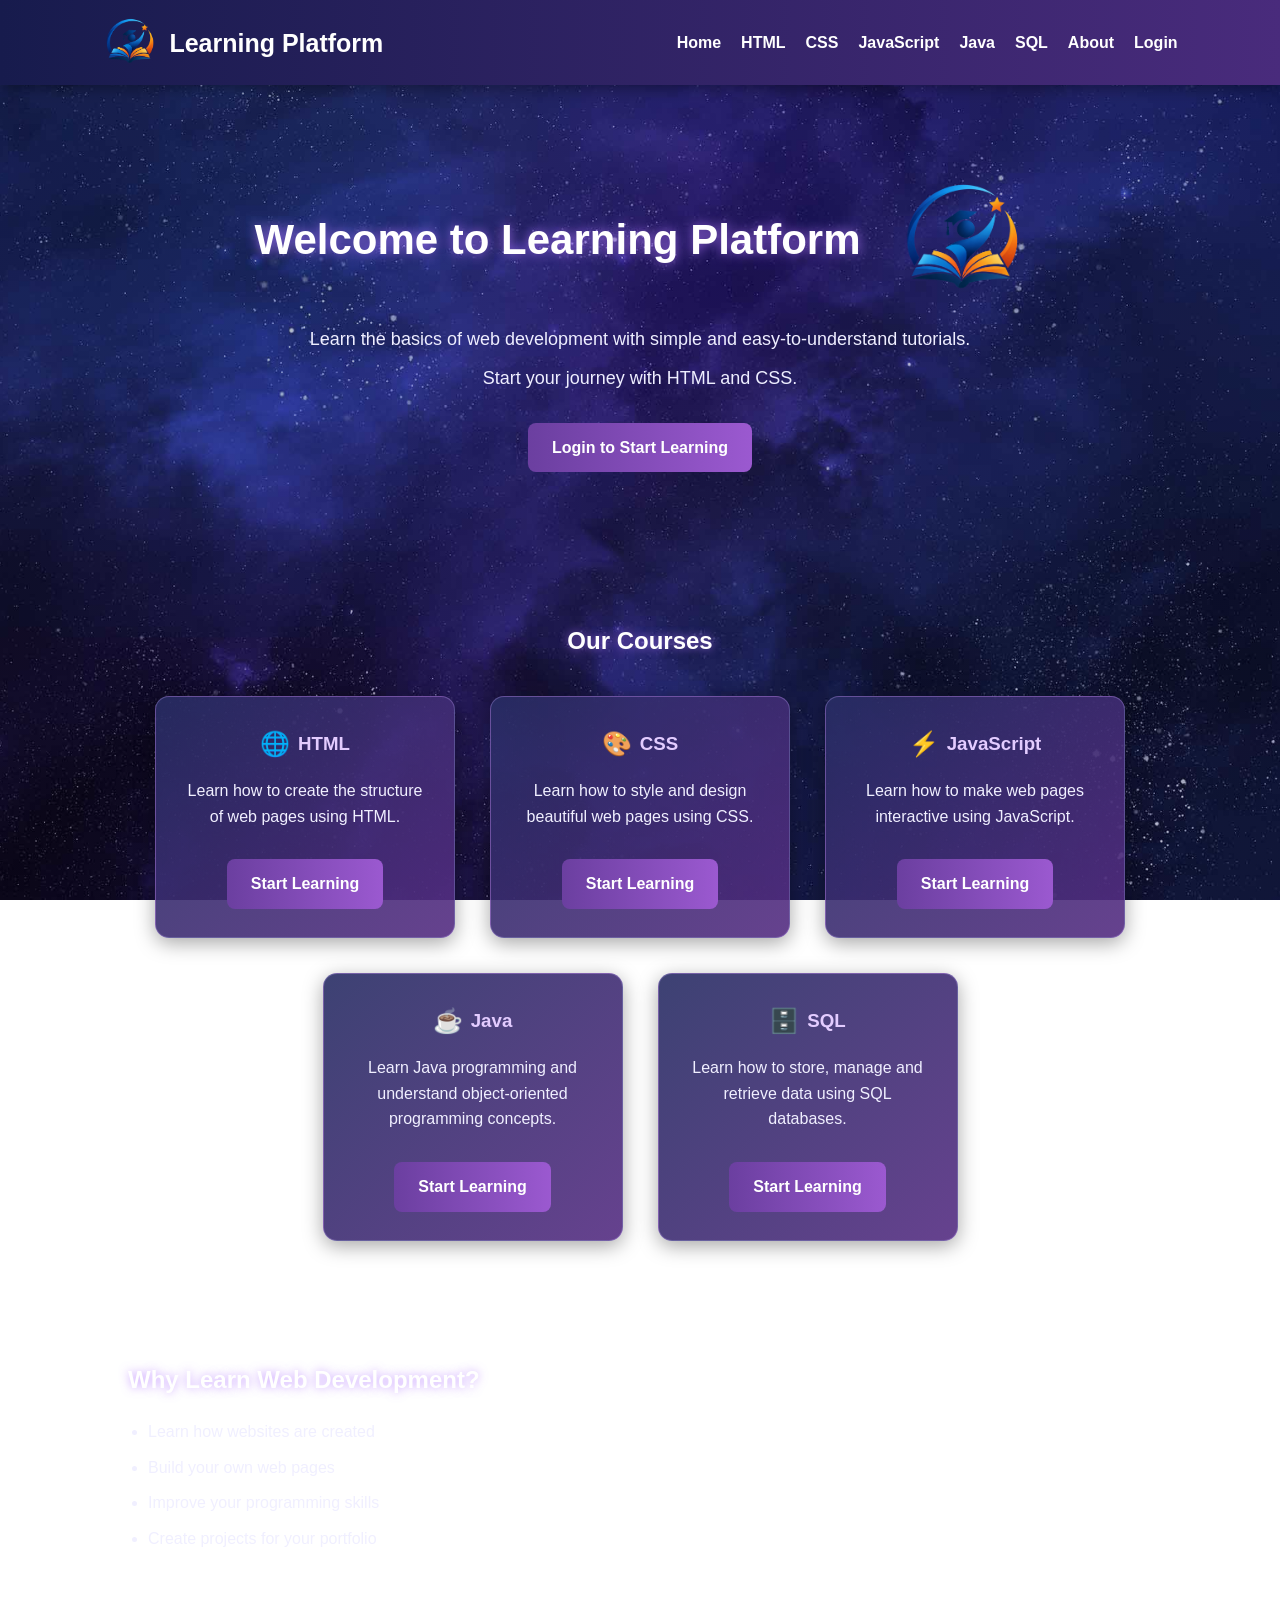
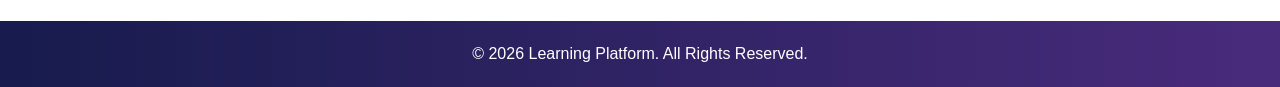
<file: index.html>
<!DOCTYPE html>
<html lang="en">

<head>
    <meta charset="UTF-8">
    <meta name="viewport" content="width=device-width, initial-scale=1.0">

    <title>Learning Platform</title>

    <link rel="icon" href="logo.png">
    <link rel="stylesheet" href="style.css">
</head>

<body class="home-page">

    <header>

        <div class="logo-section">
            <img src="logo.png" alt="Learning Platform Logo">
            <h1>Learning Platform</h1>
        </div>

        <nav>

            <a href="index.html">Home</a>

            <a href="html.html">HTML</a>

            <a href="css.html">CSS</a>

            <a href="javascript.html">JavaScript</a>

            <a href="java.html">Java</a>

            <a href="sql.html">SQL</a>

            <a href="about.html">About</a>

            <a href="login.html">Login</a>

        </nav>

    </header>

    <main>

        <section class="hero">

            <div class="welcome-heading">

                <h2>Welcome to Learning Platform</h2>

                <img src="logo.png" alt="Learning Platform Logo" class="welcome-logo">

            </div>

            <p>
                Learn the basics of web development with simple
                and easy-to-understand tutorials.
            </p>

            <p>
                Start your journey with HTML and CSS.
            </p>

            <a href="login.html" class="button">
                Login to Start Learning
            </a>

        </section>


        <section class="subjects">

            <h2>Our Courses</h2>

            <div class="course-container">

                <!-- HTML Course -->
                <div class="course-card">

                    <h3>
                        <span class="course-icon">🌐</span>
                        HTML
                    </h3>

                    <p>
                        Learn how to create the structure of
                        web pages using HTML.
                    </p>

                    <a href="html.html" class="button">
                        Start Learning
                    </a>

                </div>


                <!-- CSS Course -->
                <div class="course-card">

                    <h3>
                        <span class="course-icon">🎨</span>
                        CSS
                    </h3>

                    <p>
                        Learn how to style and design
                        beautiful web pages using CSS.
                    </p>

                    <a href="css.html" class="button">
                        Start Learning
                    </a>

                </div>


                <!-- JavaScript Course -->
                <div class="course-card">

                    <h3>
                        <span class="course-icon">⚡</span>
                        JavaScript
                    </h3>

                    <p>
                        Learn how to make web pages interactive
                        using JavaScript.
                    </p>

                    <a href="javascript.html" class="button">
                        Start Learning
                    </a>

                </div>


                <!-- Java Course -->
                <div class="course-card">

                    <h3>
                        <span class="course-icon">☕</span>
                        Java
                    </h3>

                    <p>
                        Learn Java programming and understand
                        object-oriented programming concepts.
                    </p>

                    <a href="java.html" class="button">
                        Start Learning
                    </a>

                </div>


                <!-- SQL Course -->
                <div class="course-card">

                    <h3>
                        <span class="course-icon">🗄️</span>
                        SQL
                    </h3>

                    <p>
                        Learn how to store, manage and retrieve
                        data using SQL databases.
                    </p>

                    <a href="sql.html" class="button">
                        Start Learning
                    </a>

                </div>

            </div>

        </section>


        <section class="why-learn">

            <h2>Why Learn Web Development?</h2>

            <ul>
                <li>Learn how websites are created</li>
                <li>Build your own web pages</li>
                <li>Improve your programming skills</li>
                <li>Create projects for your portfolio</li>
            </ul>

        </section>

    </main>


    <footer>
        <p>© 2026 Learning Platform. All Rights Reserved.</p>
    </footer>

</body>

</html>
</file>
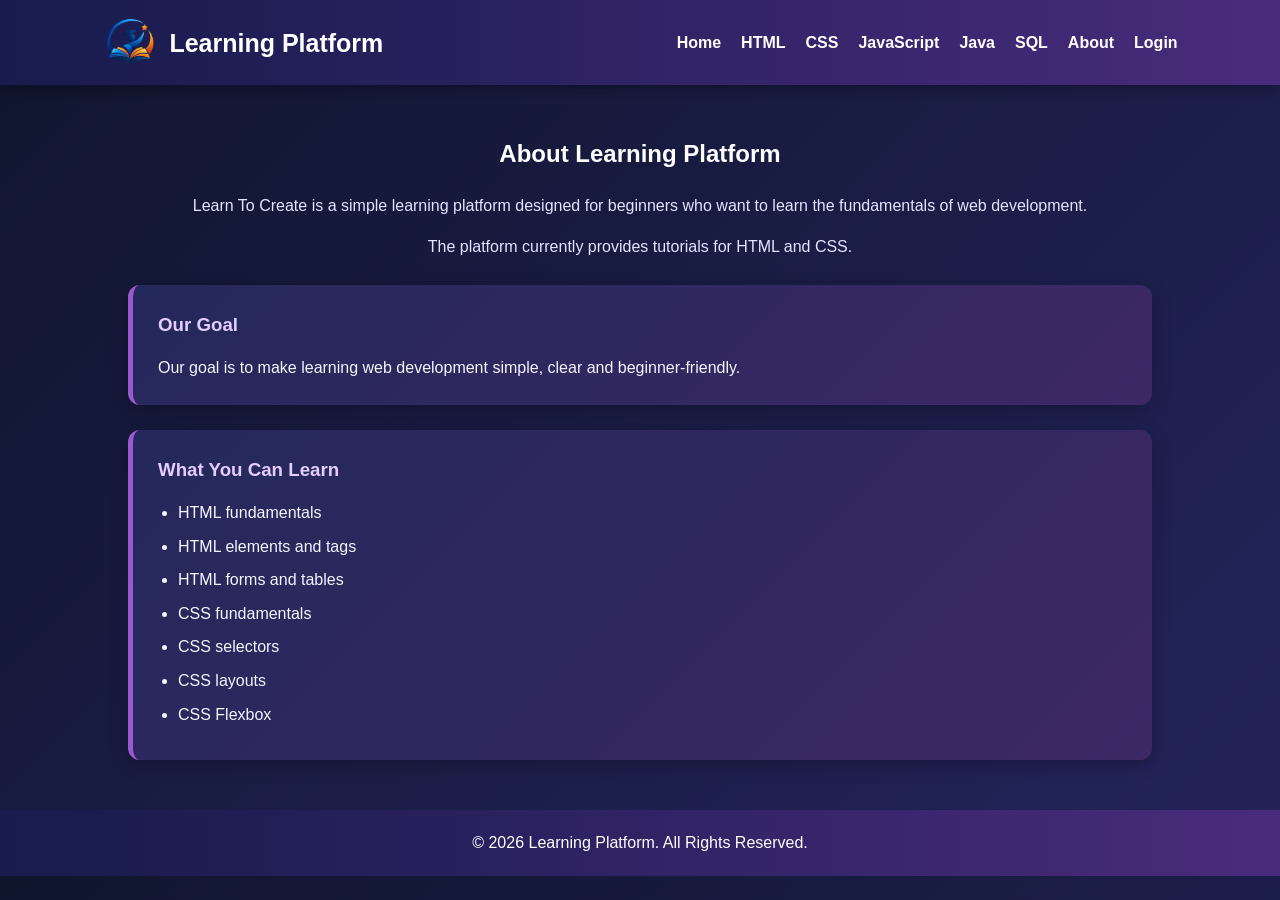
<file: about.html>
<!DOCTYPE html>
<html lang="en">

<head>

    <meta charset="UTF-8">

    <meta name="viewport" content="width=device-width, initial-scale=1.0">

    <title>About - Learning Platform</title>
    <link rel="icon" href="logo.png">
    <link rel="stylesheet" href="style.css">

</head>

<body>

    <header>

        <div class="logo-section">

            <img src="logo.png" alt="Learning Platform Logo">

            <h1>Learning Platform</h1>

        </div>


        <nav>

            <a href="index.html">Home</a>

            <a href="html.html">HTML</a>

            <a href="css.html">CSS</a>

            <a href="javascript.html">JavaScript</a>

            <a href="java.html">Java</a>

            <a href="sql.html">SQL</a>

            <a href="about.html">About</a>

            <a href="login.html">Login</a>

        </nav>
    </header>
    <main class="about-page">

        <h2>About Learning Platform</h2>

        <p>
            Learn To Create is a simple learning platform
            designed for beginners who want to learn
            the fundamentals of web development.
        </p>

        <p>
            The platform currently provides tutorials
            for HTML and CSS.
        </p>


        <section class="about-section">

            <h3>Our Goal</h3>

            <p>
                Our goal is to make learning web development
                simple, clear and beginner-friendly.
            </p>

        </section>


        <section class="about-section">

            <h3>What You Can Learn</h3>

            <ul>

                <li>HTML fundamentals</li>

                <li>HTML elements and tags</li>

                <li>HTML forms and tables</li>

                <li>CSS fundamentals</li>

                <li>CSS selectors</li>

                <li>CSS layouts</li>

                <li>CSS Flexbox</li>

            </ul>

        </section>

    </main>


    <footer>

        <p>© 2026 Learning Platform. All Rights Reserved.</p>

    </footer>

</body>

</html>
</file>
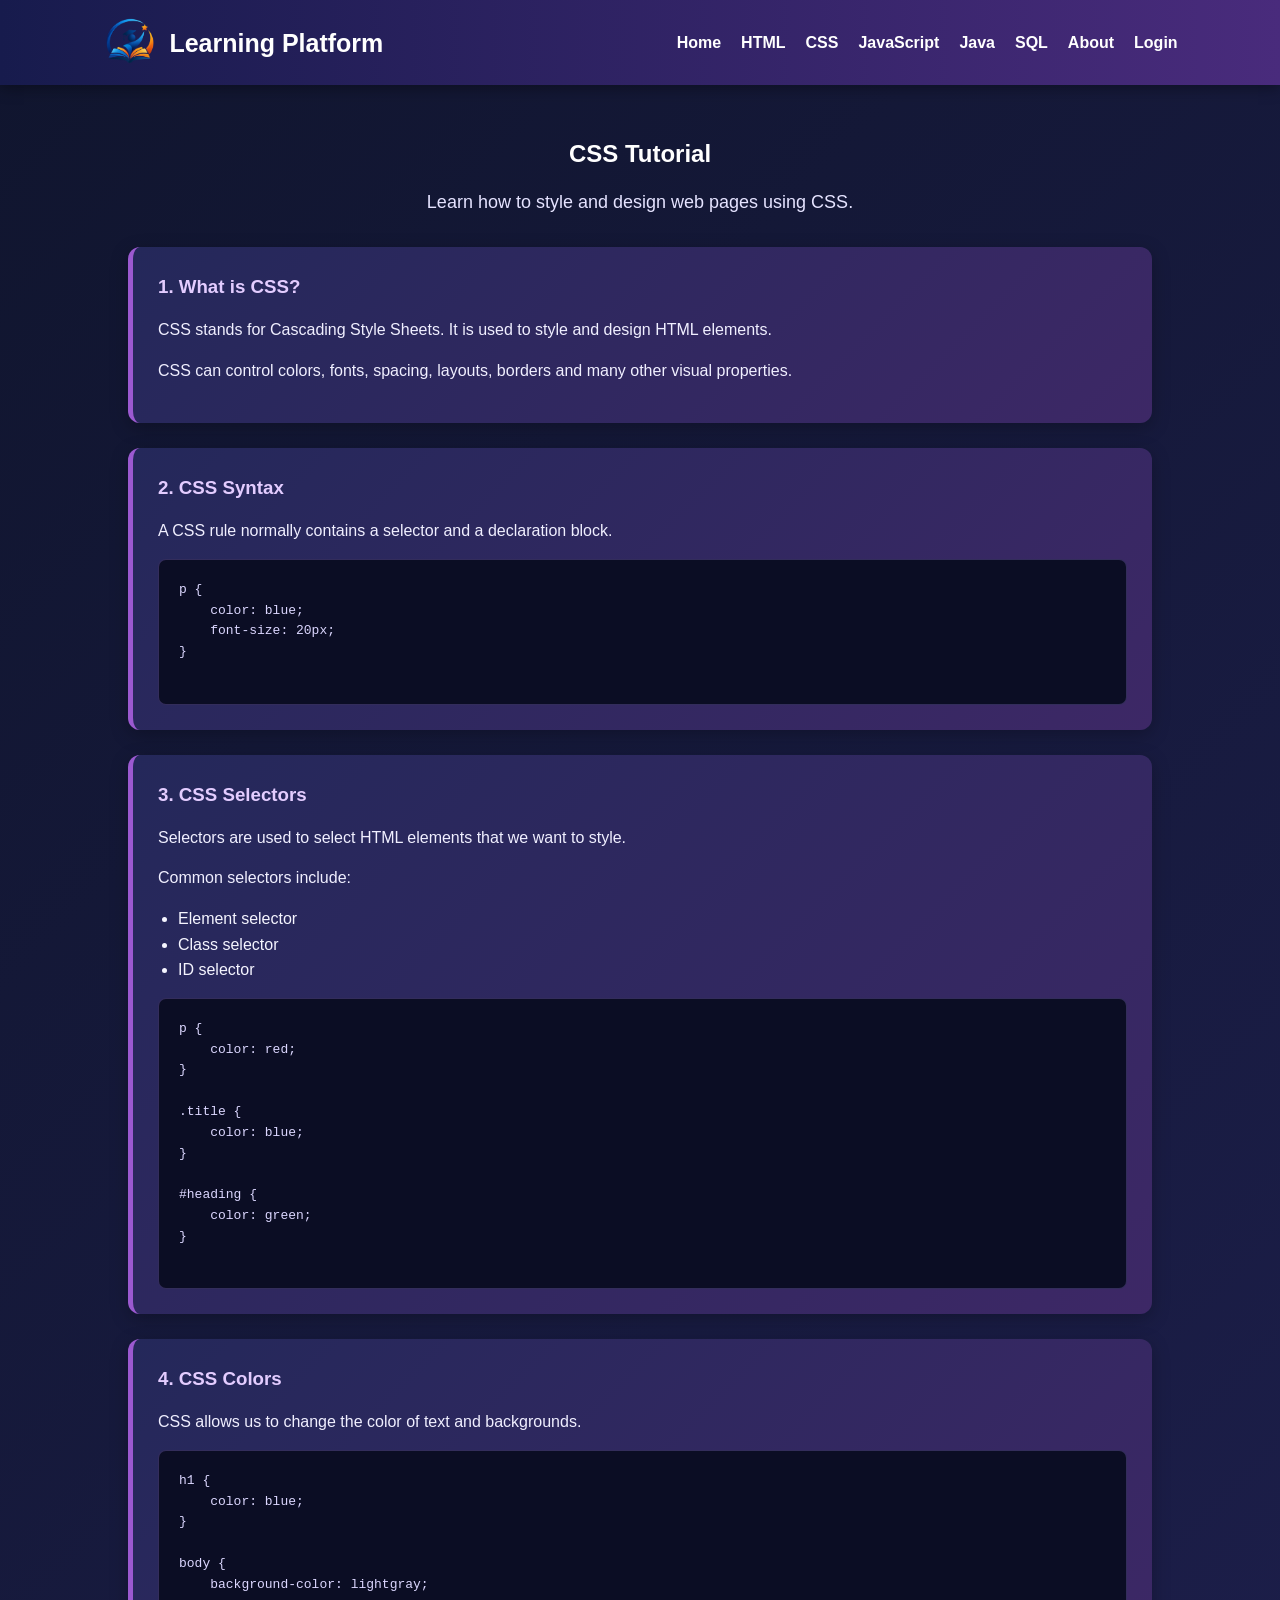
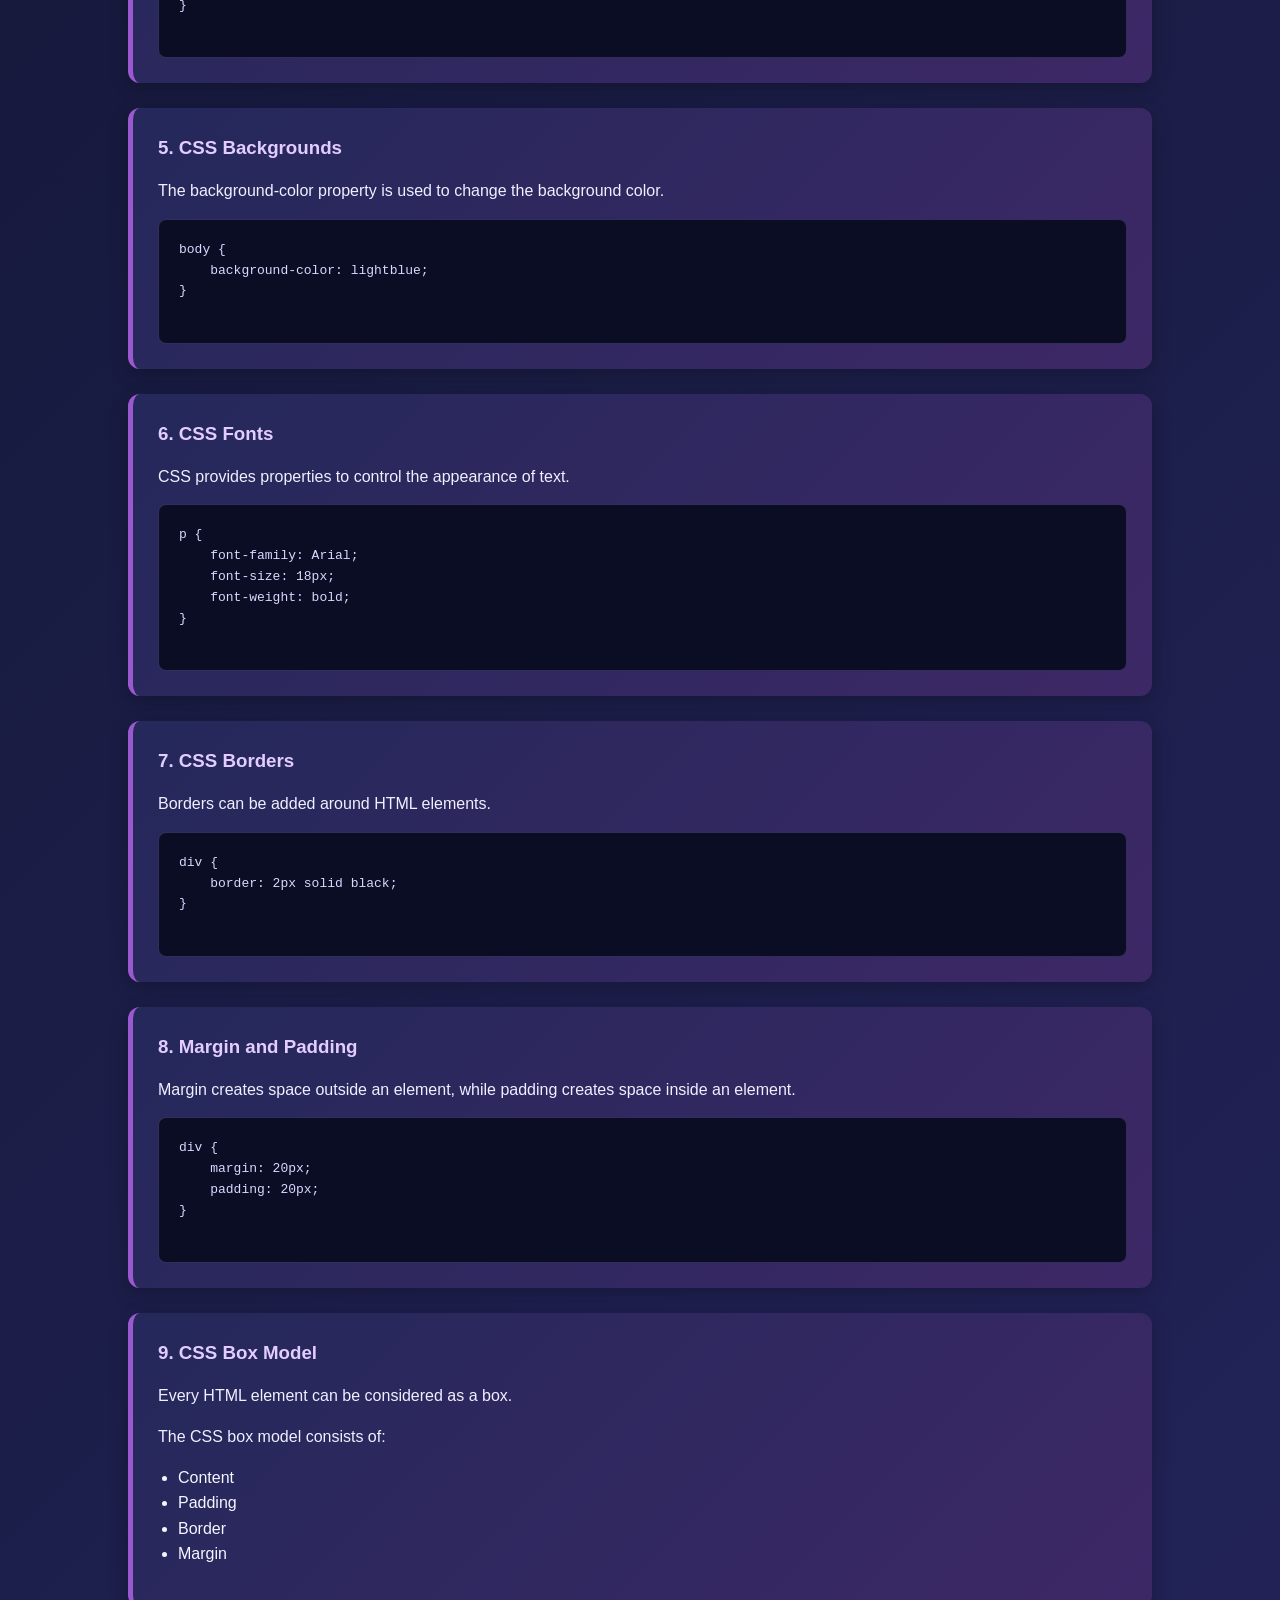
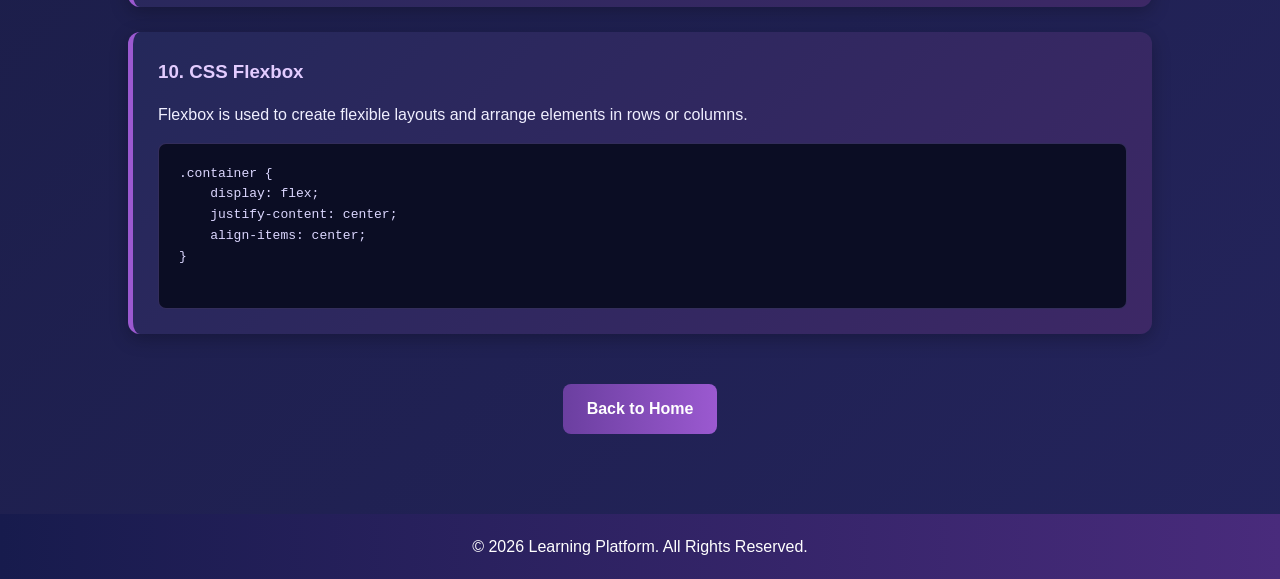
<file: css.html>
<!DOCTYPE html>
<html lang="en">

<head>

    <meta charset="UTF-8">

    <meta name="viewport" content="width=device-width, initial-scale=1.0">

    <title>CSS Tutorial - Learning Platform</title>
    <link rel="icon" href="logo.png">
    <link rel="stylesheet" href="style.css">

</head>

<body>

    <header>

        <div class="logo-section">

            <img src="logo.png" alt="Learning Platform Logo">

            <h1>Learning Platform</h1>

        </div>


        <nav>

            <a href="index.html">Home</a>

            <a href="html.html">HTML</a>

            <a href="css.html">CSS</a>

            <a href="javascript.html">JavaScript</a>

            <a href="java.html">Java</a>

            <a href="sql.html">SQL</a>

            <a href="about.html">About</a>

            <a href="login.html">Login</a>

        </nav>

    </header>
    <main class="tutorial-page">

        <h2>CSS Tutorial</h2>

        <p class="intro">
            Learn how to style and design web pages
            using CSS.
        </p>
        <section class="topic">

            <h3>1. What is CSS?</h3>

            <p>
                CSS stands for Cascading Style Sheets.
                It is used to style and design HTML elements.
            </p>

            <p>
                CSS can control colors, fonts, spacing,
                layouts, borders and many other visual
                properties.
            </p>

        </section>
        <section class="topic">

            <h3>2. CSS Syntax</h3>

            <p>
                A CSS rule normally contains a selector
                and a declaration block.
            </p>

            <pre>
p {
    color: blue;
    font-size: 20px;
}
            </pre>

        </section>
        <section class="topic">

            <h3>3. CSS Selectors</h3>

            <p>
                Selectors are used to select HTML elements
                that we want to style.
            </p>

            <p>Common selectors include:</p>

            <ul>
                <li>Element selector</li>
                <li>Class selector</li>
                <li>ID selector</li>
            </ul>

            <pre>
p {
    color: red;
}

.title {
    color: blue;
}

#heading {
    color: green;
}
            </pre>

        </section>
        <section class="topic">

            <h3>4. CSS Colors</h3>

            <p>
                CSS allows us to change the color of
                text and backgrounds.
            </p>

            <pre>
h1 {
    color: blue;
}

body {
    background-color: lightgray;
}
            </pre>

        </section>

        <section class="topic">

            <h3>5. CSS Backgrounds</h3>

            <p>
                The background-color property is used
                to change the background color.
            </p>

            <pre>
body {
    background-color: lightblue;
}
            </pre>

        </section>

        <section class="topic">

            <h3>6. CSS Fonts</h3>

            <p>
                CSS provides properties to control
                the appearance of text.
            </p>

            <pre>
p {
    font-family: Arial;
    font-size: 18px;
    font-weight: bold;
}
            </pre>

        </section>

        <section class="topic">

            <h3>7. CSS Borders</h3>

            <p>
                Borders can be added around HTML elements.
            </p>

            <pre>
div {
    border: 2px solid black;
}
            </pre>

        </section>

        <section class="topic">

            <h3>8. Margin and Padding</h3>

            <p>
                Margin creates space outside an element,
                while padding creates space inside an element.
            </p>

            <pre>
div {
    margin: 20px;
    padding: 20px;
}
            </pre>

        </section>

        <section class="topic">

            <h3>9. CSS Box Model</h3>

            <p>
                Every HTML element can be considered
                as a box.
            </p>

            <p>
                The CSS box model consists of:
            </p>

            <ul>
                <li>Content</li>
                <li>Padding</li>
                <li>Border</li>
                <li>Margin</li>
            </ul>

        </section>



        <section class="topic">

            <h3>10. CSS Flexbox</h3>

            <p>
                Flexbox is used to create flexible layouts
                and arrange elements in rows or columns.
            </p>

            <pre>
.container {
    display: flex;
    justify-content: center;
    align-items: center;
}
            </pre>

        </section>


        <div class="back-home">

            <a href="index.html" class="button">
                Back to Home
            </a>

        </div>

    </main>


    <footer>

        <p>© 2026 Learning Platform. All Rights Reserved.</p>

    </footer>

</body>

</html>
</file>
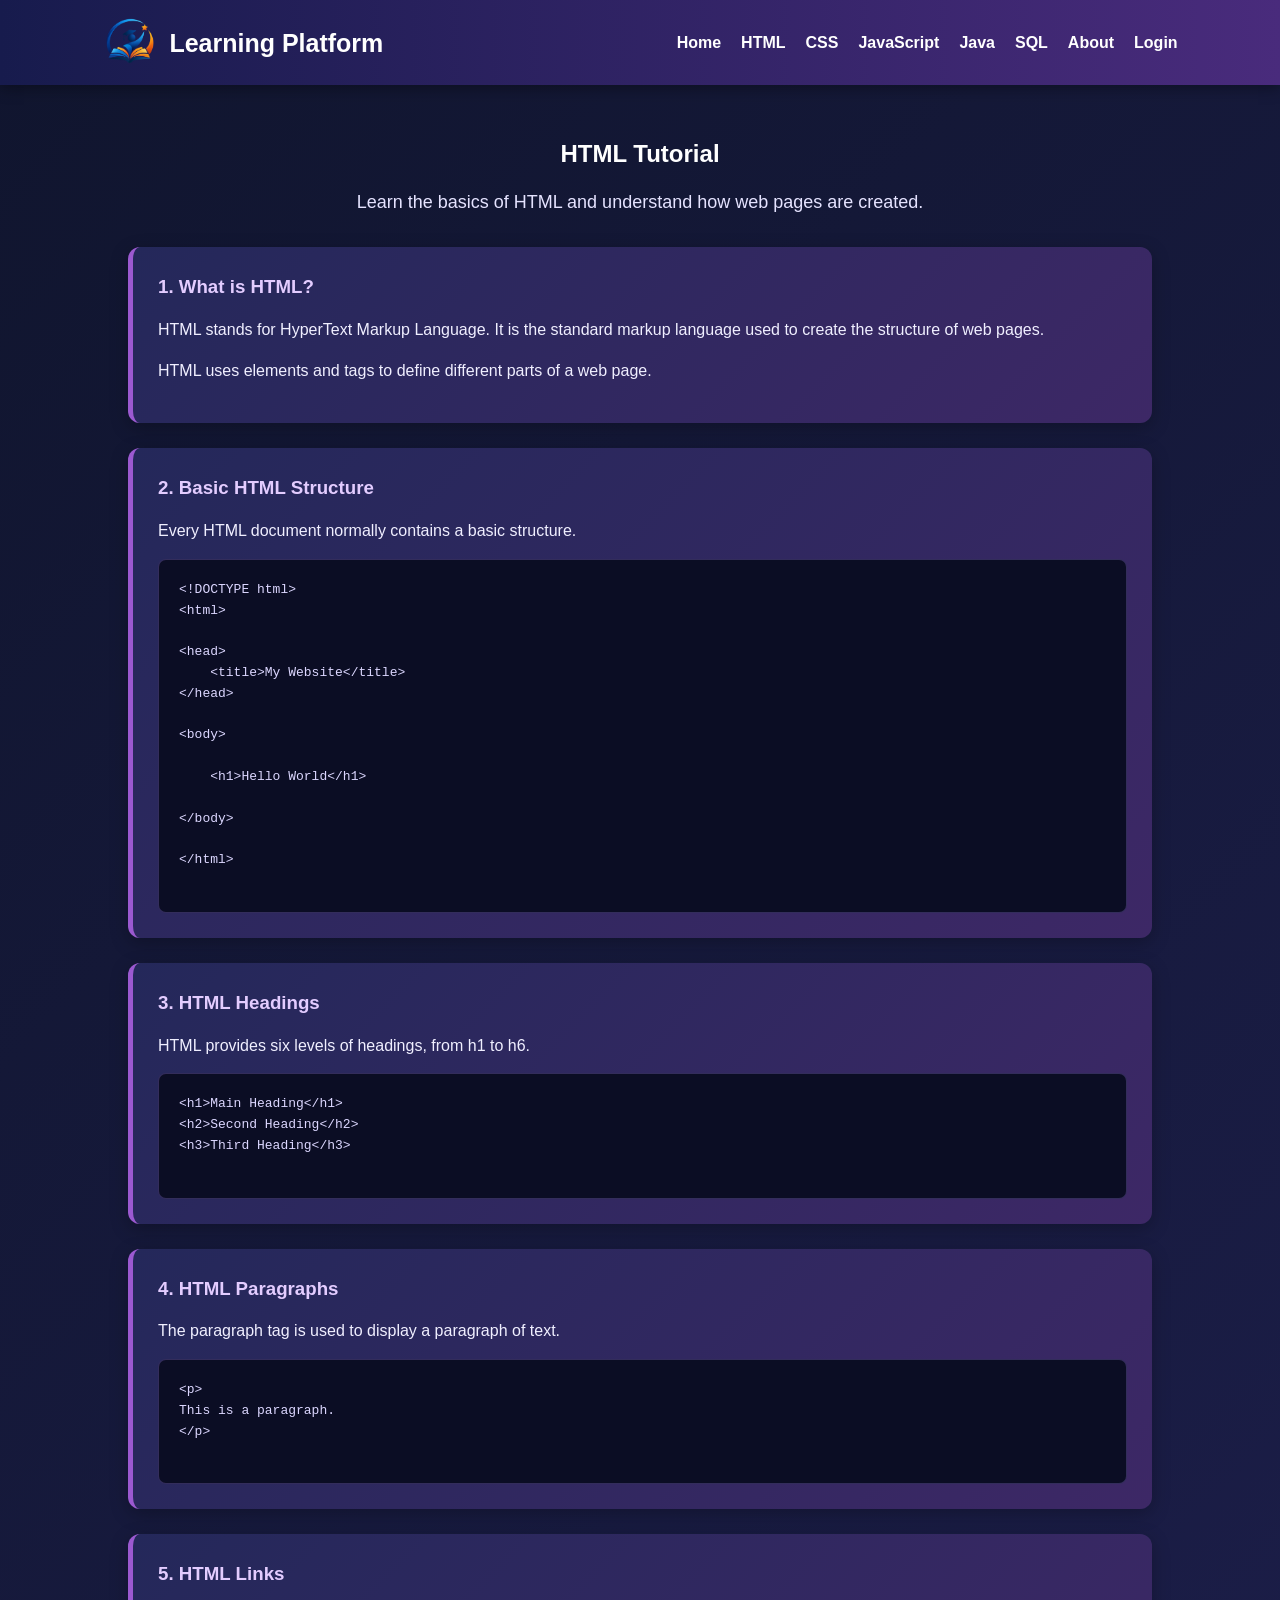
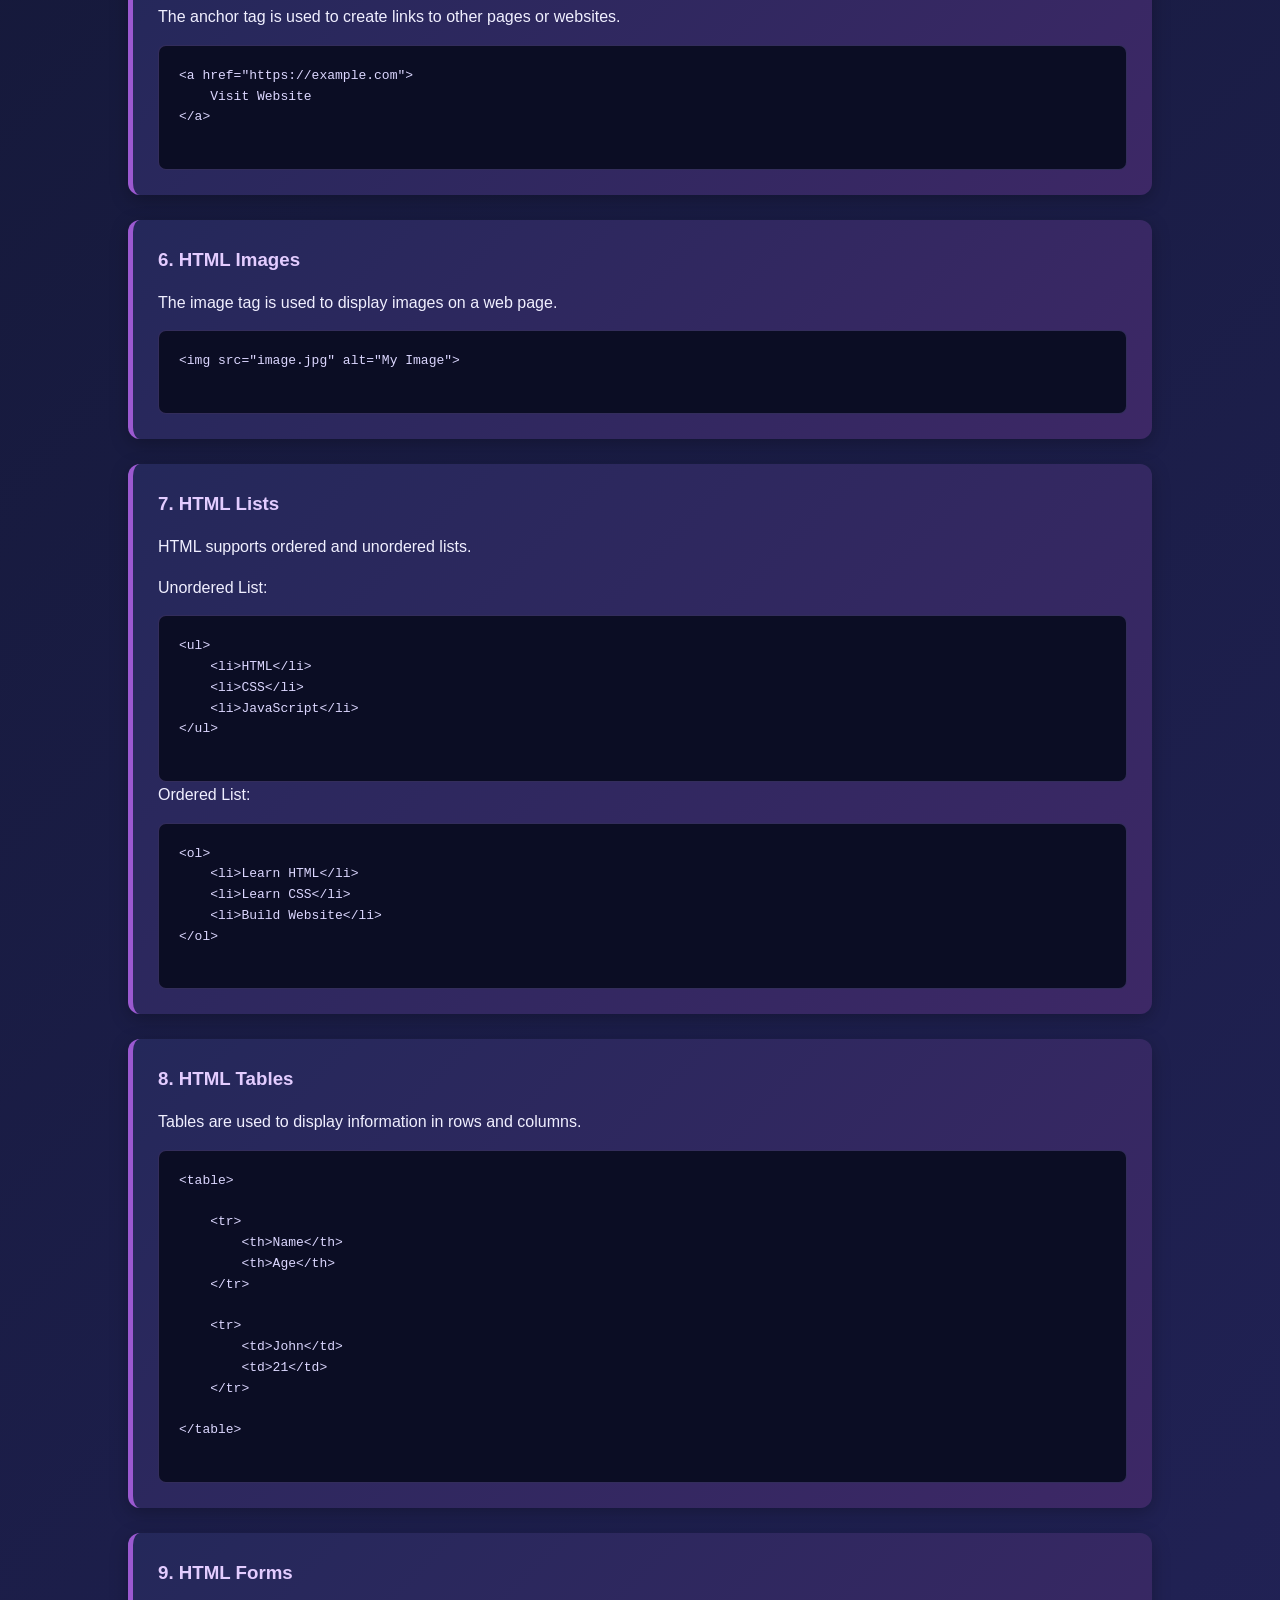
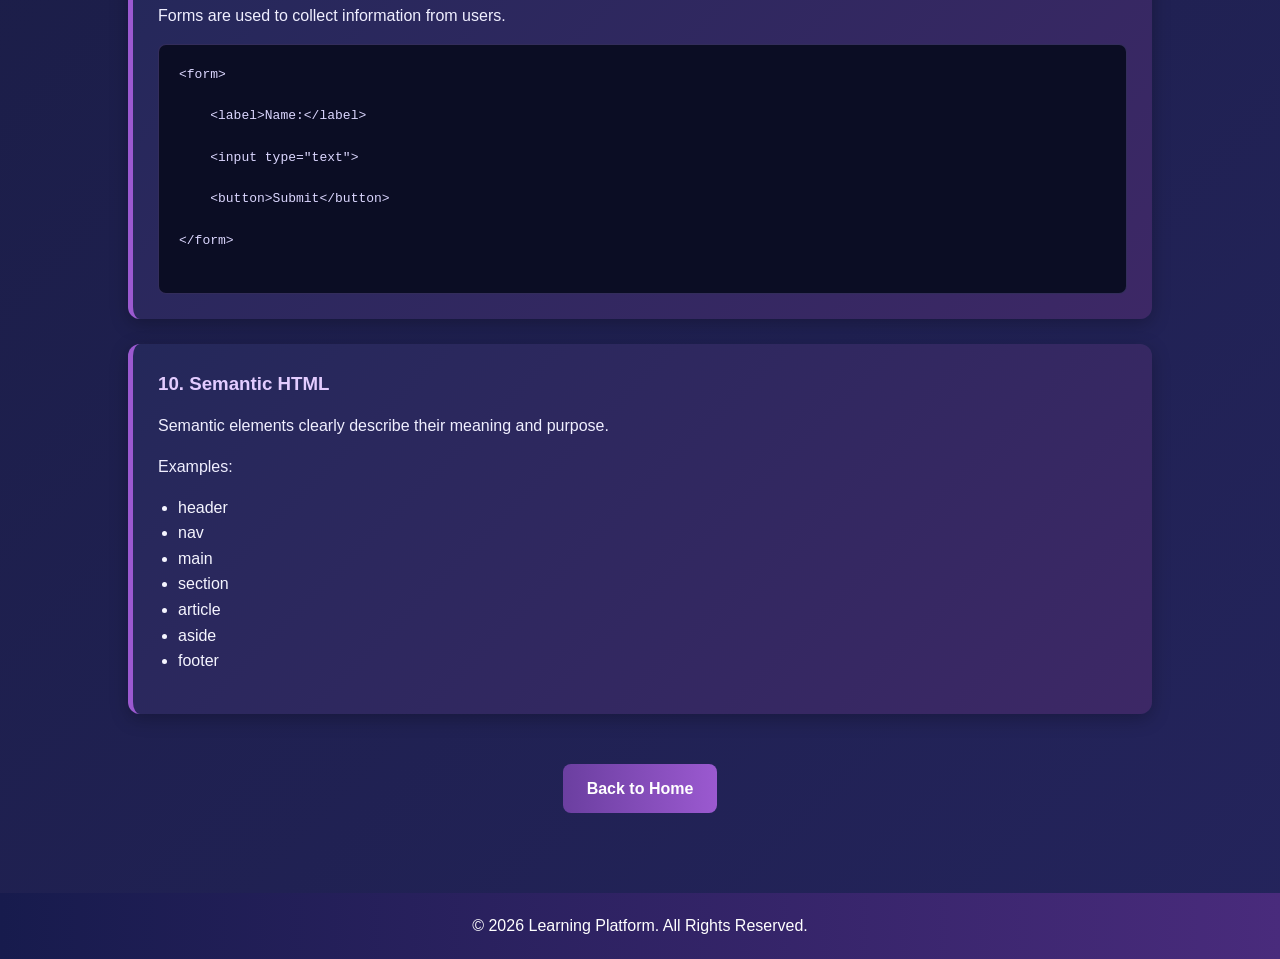
<file: html.html>
<!DOCTYPE html>
<html lang="en">

<head>
    <meta charset="UTF-8">
    <meta name="viewport" content="width=device-width, initial-scale=1.0">
    <link rel="icon" href="logo.png">
    <title>HTML Tutorial - Learning platform</title>

    <link rel="stylesheet" href="style.css">
</head>

<body>
    <header>

        <div class="logo-section">

            <img src="logo.png" alt="Learning Platform Logo">

            <h1>Learning Platform</h1>

        </div>


        <nav>

            <a href="index.html">Home</a>

            <a href="html.html">HTML</a>

            <a href="css.html">CSS</a>

            <a href="javascript.html">JavaScript</a>

            <a href="java.html">Java</a>

            <a href="sql.html">SQL</a>

            <a href="about.html">About</a>

            <a href="login.html">Login</a>

        </nav>
    </header>

    <main class="tutorial-page">

        <h2>HTML Tutorial</h2>

        <p class="intro">
            Learn the basics of HTML and understand how
            web pages are created.
        </p>


        <section class="topic">

            <h3>1. What is HTML?</h3>

            <p>
                HTML stands for HyperText Markup Language.
                It is the standard markup language used to
                create the structure of web pages.
            </p>

            <p>
                HTML uses elements and tags to define
                different parts of a web page.
            </p>

        </section>

        <section class="topic">

            <h3>2. Basic HTML Structure</h3>

            <p>
                Every HTML document normally contains
                a basic structure.
            </p>

            <pre>
&lt;!DOCTYPE html&gt;
&lt;html&gt;

&lt;head&gt;
    &lt;title&gt;My Website&lt;/title&gt;
&lt;/head&gt;

&lt;body&gt;

    &lt;h1&gt;Hello World&lt;/h1&gt;

&lt;/body&gt;

&lt;/html&gt;
            </pre>

        </section>

        <section class="topic">

            <h3>3. HTML Headings</h3>

            <p>
                HTML provides six levels of headings,
                from h1 to h6.
            </p>

            <pre>
&lt;h1&gt;Main Heading&lt;/h1&gt;
&lt;h2&gt;Second Heading&lt;/h2&gt;
&lt;h3&gt;Third Heading&lt;/h3&gt;
            </pre>

        </section>

        <section class="topic">

            <h3>4. HTML Paragraphs</h3>

            <p>
                The paragraph tag is used to display
                a paragraph of text.
            </p>

            <pre>
&lt;p&gt;
This is a paragraph.
&lt;/p&gt;
            </pre>

        </section>

        <section class="topic">

            <h3>5. HTML Links</h3>

            <p>
                The anchor tag is used to create links
                to other pages or websites.
            </p>

            <pre>
&lt;a href="https://example.com"&gt;
    Visit Website
&lt;/a&gt;
            </pre>

        </section>



        <section class="topic">

            <h3>6. HTML Images</h3>

            <p>
                The image tag is used to display images
                on a web page.
            </p>

            <pre>
&lt;img src="image.jpg" alt="My Image"&gt;
            </pre>

        </section>
        <section class="topic">

            <h3>7. HTML Lists</h3>

            <p>
                HTML supports ordered and unordered lists.
            </p>

            <p>Unordered List:</p>

            <pre>
&lt;ul&gt;
    &lt;li&gt;HTML&lt;/li&gt;
    &lt;li&gt;CSS&lt;/li&gt;
    &lt;li&gt;JavaScript&lt;/li&gt;
&lt;/ul&gt;
            </pre>

            <p>Ordered List:</p>

            <pre>
&lt;ol&gt;
    &lt;li&gt;Learn HTML&lt;/li&gt;
    &lt;li&gt;Learn CSS&lt;/li&gt;
    &lt;li&gt;Build Website&lt;/li&gt;
&lt;/ol&gt;
            </pre>

        </section>

        <section class="topic">

            <h3>8. HTML Tables</h3>

            <p>
                Tables are used to display information
                in rows and columns.
            </p>

            <pre>
&lt;table&gt;

    &lt;tr&gt;
        &lt;th&gt;Name&lt;/th&gt;
        &lt;th&gt;Age&lt;/th&gt;
    &lt;/tr&gt;

    &lt;tr&gt;
        &lt;td&gt;John&lt;/td&gt;
        &lt;td&gt;21&lt;/td&gt;
    &lt;/tr&gt;

&lt;/table&gt;
            </pre>

        </section>


        <section class="topic">

            <h3>9. HTML Forms</h3>

            <p>
                Forms are used to collect information
                from users.
            </p>

            <pre>
&lt;form&gt;

    &lt;label&gt;Name:&lt;/label&gt;

    &lt;input type="text"&gt;

    &lt;button&gt;Submit&lt;/button&gt;

&lt;/form&gt;
            </pre>

        </section>


        <section class="topic">

            <h3>10. Semantic HTML</h3>

            <p>
                Semantic elements clearly describe their
                meaning and purpose.
            </p>

            <p>Examples:</p>

            <ul>
                <li>header</li>
                <li>nav</li>
                <li>main</li>
                <li>section</li>
                <li>article</li>
                <li>aside</li>
                <li>footer</li>
            </ul>

        </section>


        <div class="back-home">

            <a href="index.html" class="button">
                Back to Home
            </a>

        </div>

    </main>


    <footer>

        <p>© 2026 Learning Platform. All Rights Reserved.</p>

    </footer>

</body>

</html>
</file>
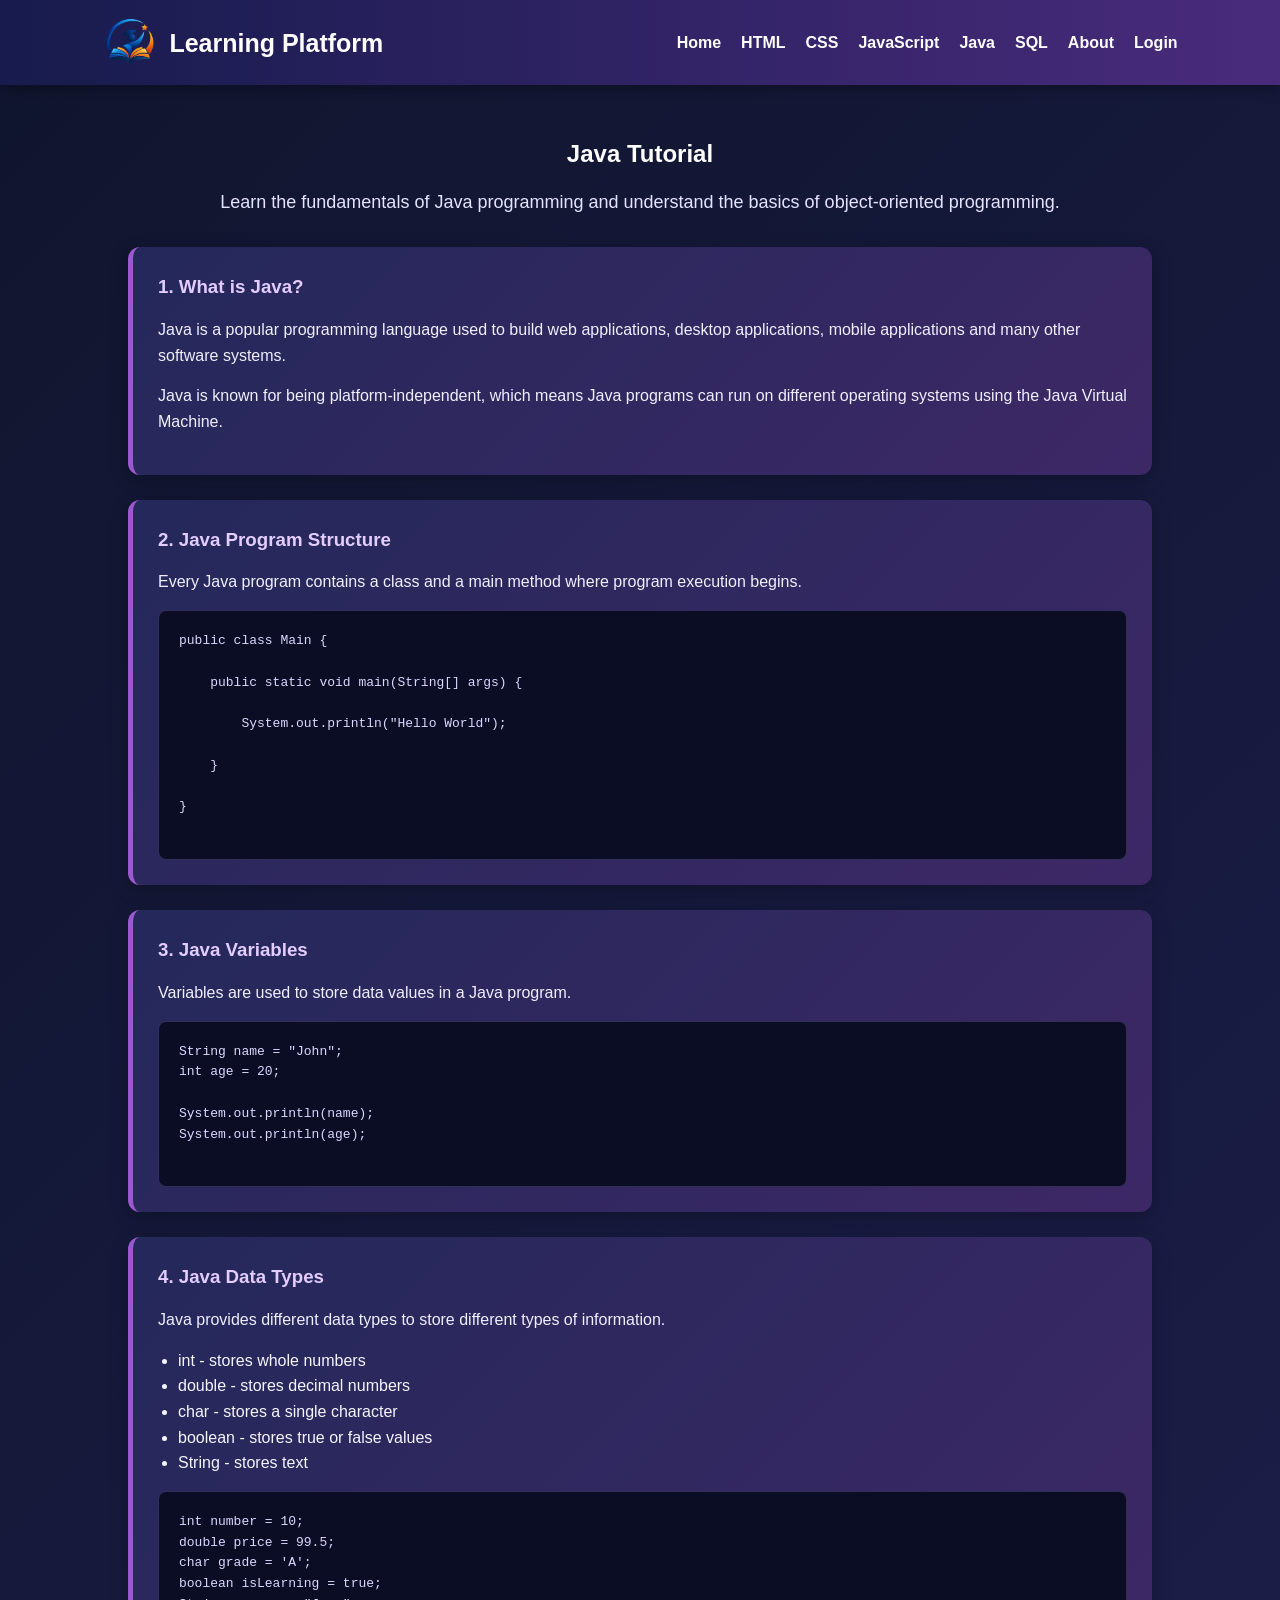
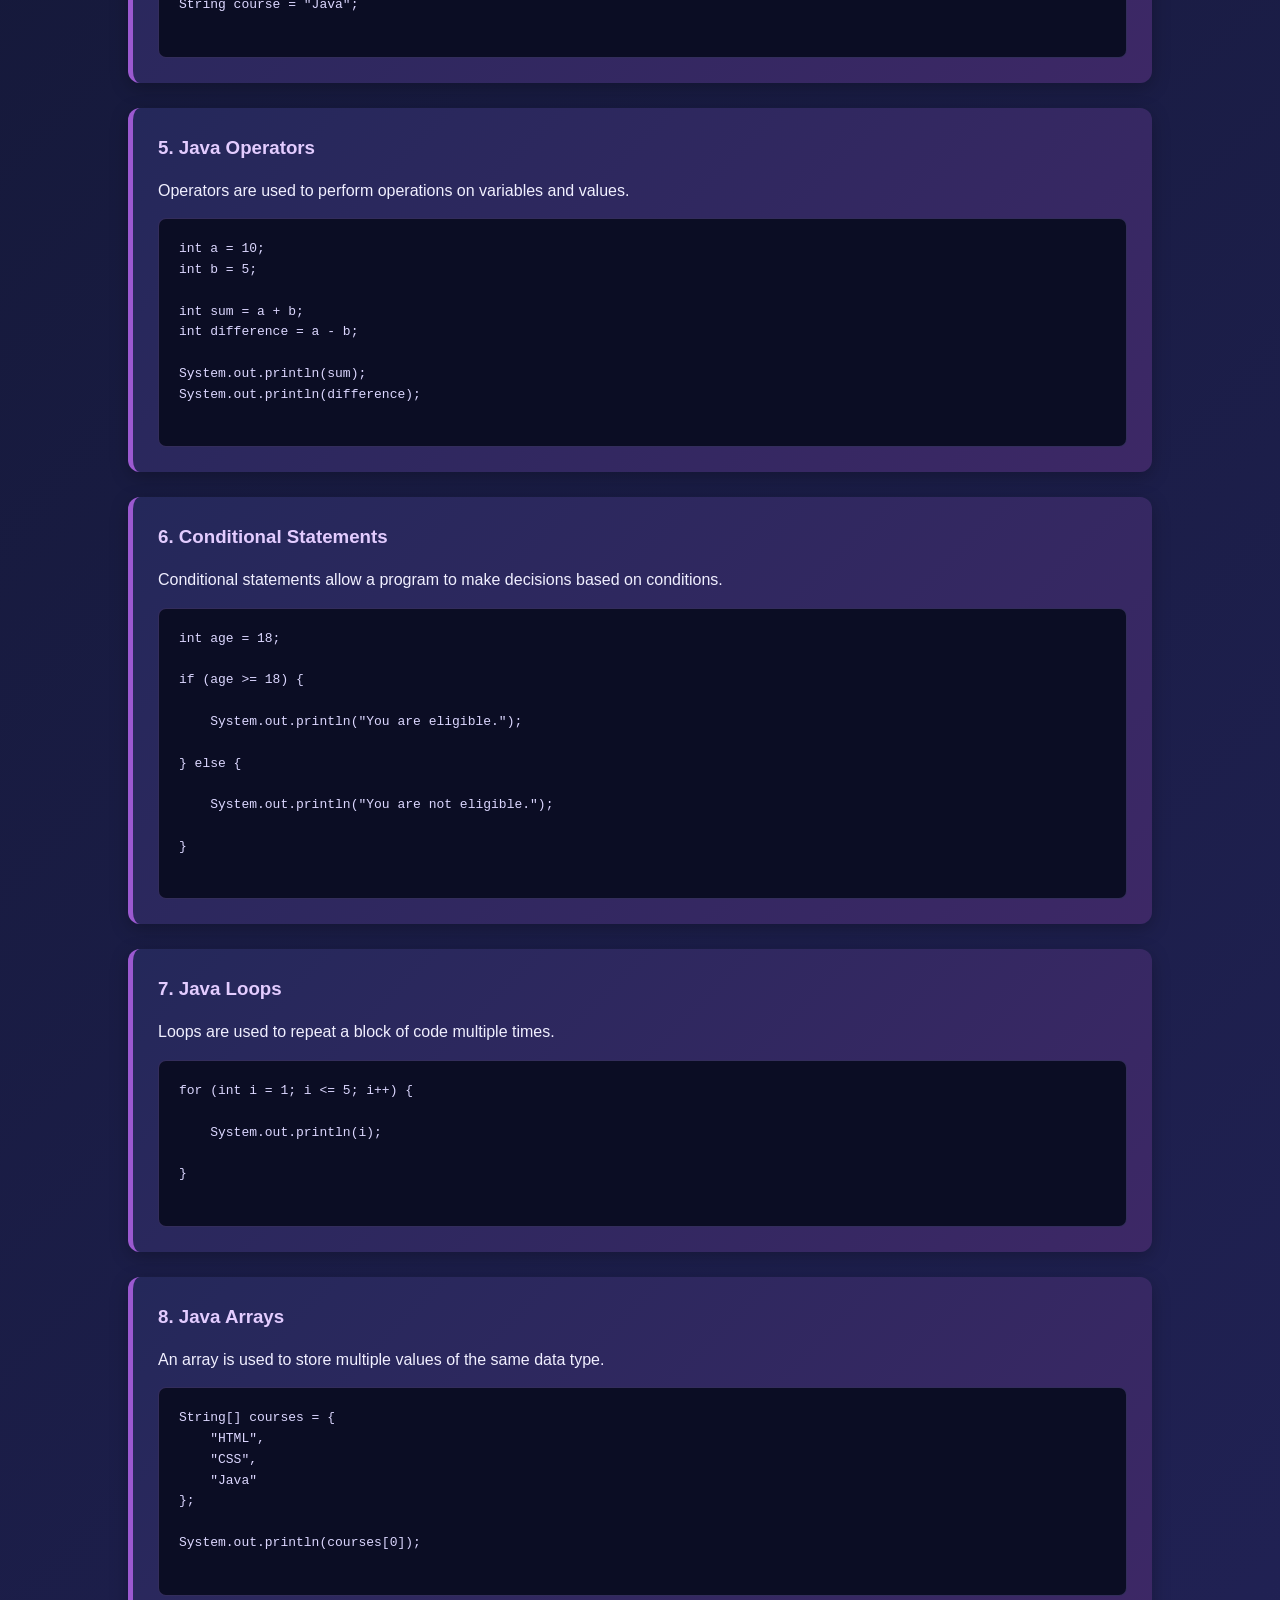
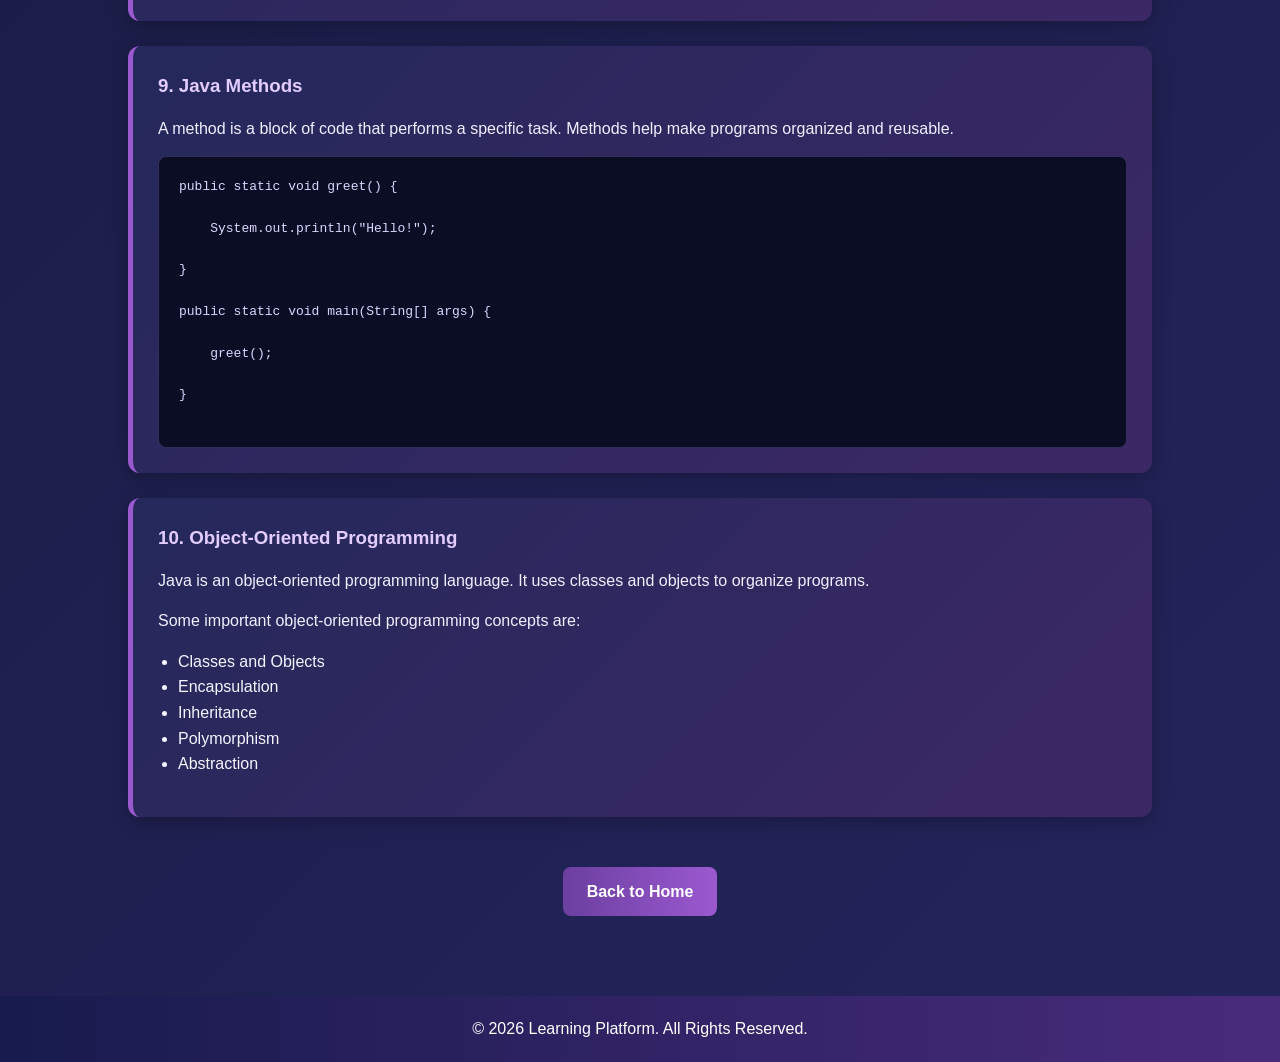
<file: java.html>
<!DOCTYPE html>
<html lang="en">

<head>

    <meta charset="UTF-8">

    <meta name="viewport" content="width=device-width, initial-scale=1.0">

    <title>Java Tutorial - Learning Platform</title>

    <link rel="icon" href="logo.png">

    <link rel="stylesheet" href="style.css">

</head>

<body>

    <header>

        <div class="logo-section">

            <img src="logo.png" alt="Learning Platform Logo">

            <h1>Learning Platform</h1>

        </div>


        <nav>

            <a href="index.html">Home</a>

            <a href="html.html">HTML</a>

            <a href="css.html">CSS</a>

            <a href="javascript.html">JavaScript</a>

            <a href="java.html">Java</a>

            <a href="sql.html">SQL</a>

            <a href="about.html">About</a>

            <a href="login.html">Login</a>

        </nav>

    </header>


    <main class="tutorial-page">

        <h2>Java Tutorial</h2>

        <p class="intro">
            Learn the fundamentals of Java programming
            and understand the basics of object-oriented programming.
        </p>


        <section class="topic">

            <h3>1. What is Java?</h3>

            <p>
                Java is a popular programming language used to
                build web applications, desktop applications,
                mobile applications and many other software systems.
            </p>

            <p>
                Java is known for being platform-independent,
                which means Java programs can run on different
                operating systems using the Java Virtual Machine.
            </p>

        </section>


        <section class="topic">

            <h3>2. Java Program Structure</h3>

            <p>
                Every Java program contains a class and a
                main method where program execution begins.
            </p>

            <pre>
public class Main {

    public static void main(String[] args) {

        System.out.println("Hello World");

    }

}
            </pre>

        </section>


        <section class="topic">

            <h3>3. Java Variables</h3>

            <p>
                Variables are used to store data values in
                a Java program.
            </p>

            <pre>
String name = "John";
int age = 20;

System.out.println(name);
System.out.println(age);
            </pre>

        </section>


        <section class="topic">

            <h3>4. Java Data Types</h3>

            <p>
                Java provides different data types to store
                different types of information.
            </p>

            <ul>
                <li>int - stores whole numbers</li>
                <li>double - stores decimal numbers</li>
                <li>char - stores a single character</li>
                <li>boolean - stores true or false values</li>
                <li>String - stores text</li>
            </ul>

            <pre>
int number = 10;
double price = 99.5;
char grade = 'A';
boolean isLearning = true;
String course = "Java";
            </pre>

        </section>


        <section class="topic">

            <h3>5. Java Operators</h3>

            <p>
                Operators are used to perform operations
                on variables and values.
            </p>

            <pre>
int a = 10;
int b = 5;

int sum = a + b;
int difference = a - b;

System.out.println(sum);
System.out.println(difference);
            </pre>

        </section>


        <section class="topic">

            <h3>6. Conditional Statements</h3>

            <p>
                Conditional statements allow a program to
                make decisions based on conditions.
            </p>

            <pre>
int age = 18;

if (age >= 18) {

    System.out.println("You are eligible.");

} else {

    System.out.println("You are not eligible.");

}
            </pre>

        </section>


        <section class="topic">

            <h3>7. Java Loops</h3>

            <p>
                Loops are used to repeat a block of code
                multiple times.
            </p>

            <pre>
for (int i = 1; i <= 5; i++) {

    System.out.println(i);

}
            </pre>

        </section>


        <section class="topic">

            <h3>8. Java Arrays</h3>

            <p>
                An array is used to store multiple values
                of the same data type.
            </p>

            <pre>
String[] courses = {
    "HTML",
    "CSS",
    "Java"
};

System.out.println(courses[0]);
            </pre>

        </section>


        <section class="topic">

            <h3>9. Java Methods</h3>

            <p>
                A method is a block of code that performs
                a specific task. Methods help make programs
                organized and reusable.
            </p>

            <pre>
public static void greet() {

    System.out.println("Hello!");

}

public static void main(String[] args) {

    greet();

}
            </pre>

        </section>


        <section class="topic">

            <h3>10. Object-Oriented Programming</h3>

            <p>
                Java is an object-oriented programming language.
                It uses classes and objects to organize programs.
            </p>

            <p>
                Some important object-oriented programming concepts are:
            </p>

            <ul>
                <li>Classes and Objects</li>
                <li>Encapsulation</li>
                <li>Inheritance</li>
                <li>Polymorphism</li>
                <li>Abstraction</li>
            </ul>

        </section>


        <div class="back-home">

            <a href="index.html" class="button">
                Back to Home
            </a>

        </div>

    </main>


    <footer>

        <p>© 2026 Learning Platform. All Rights Reserved.</p>

    </footer>

</body>

</html>
</file>
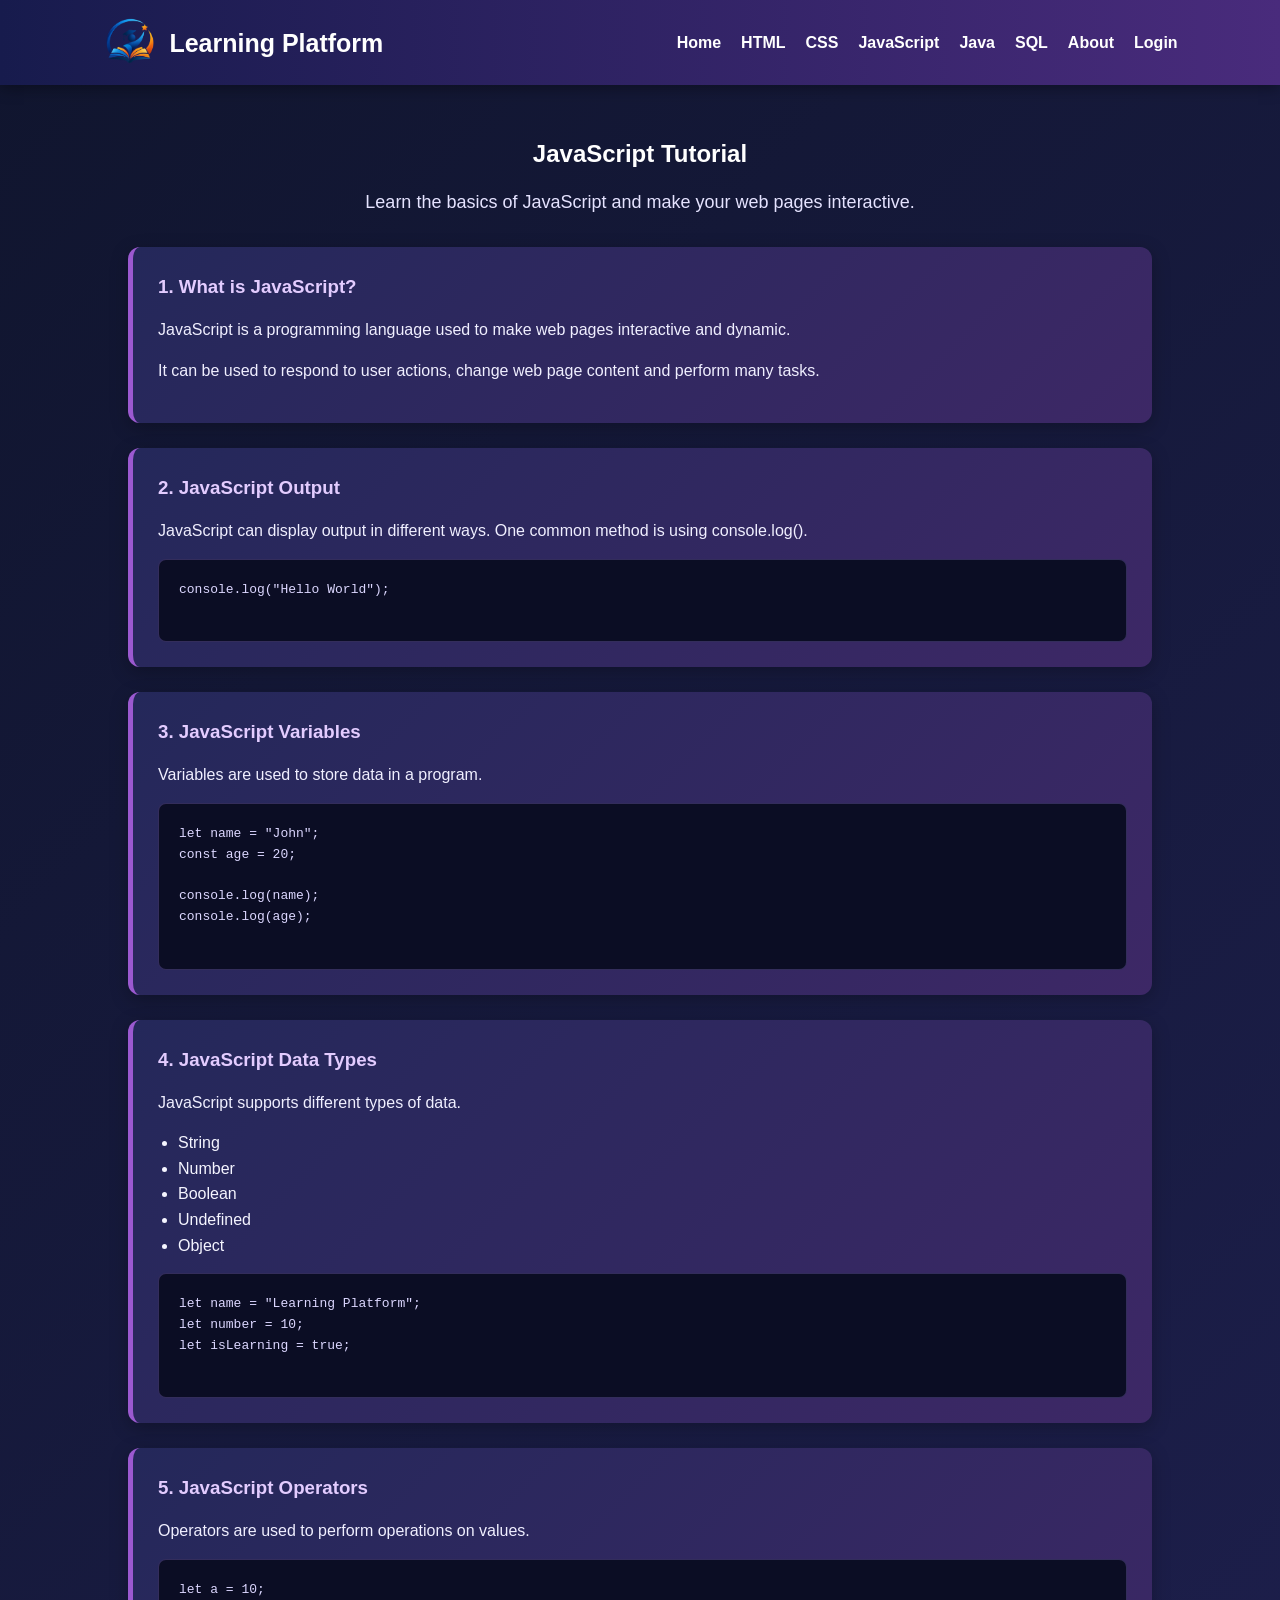
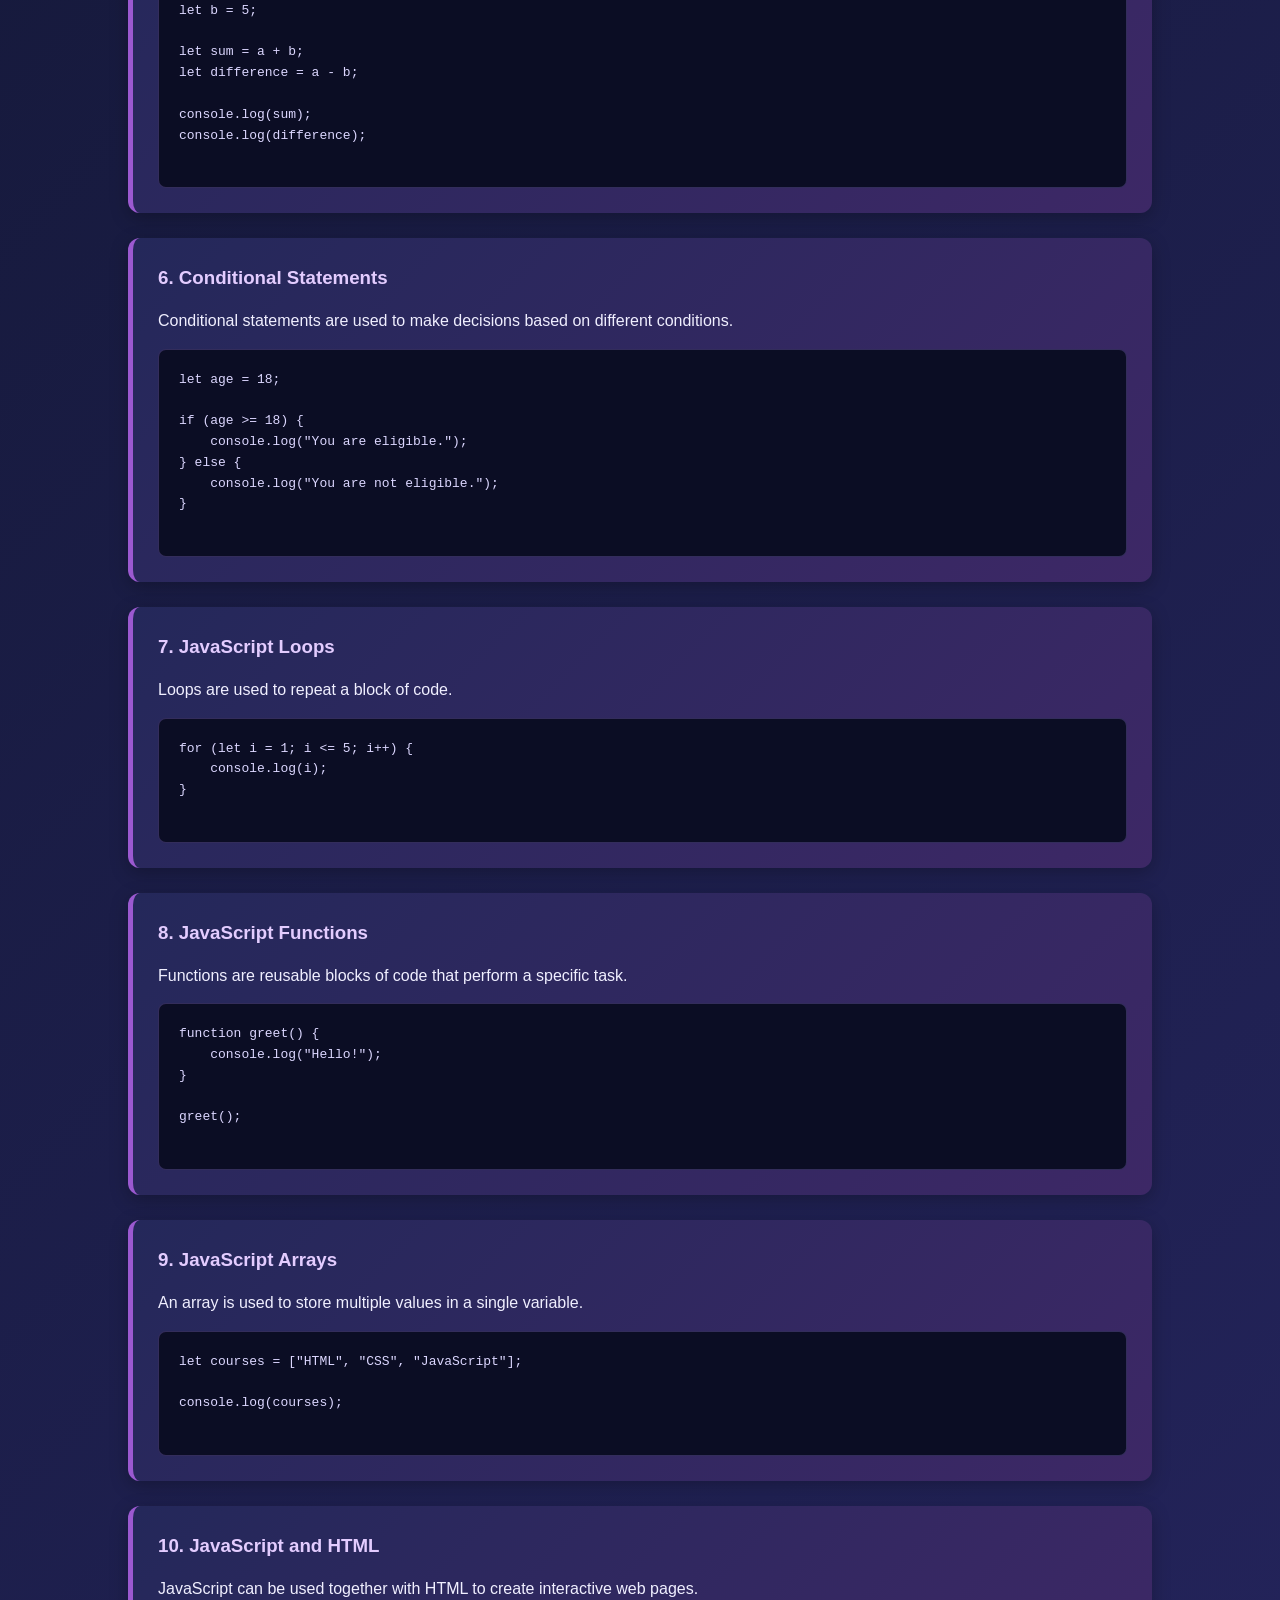
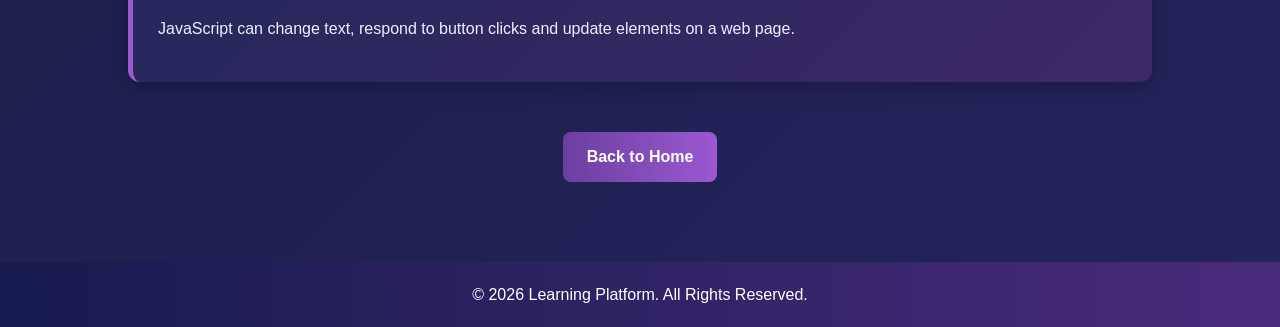
<file: javascript.html>
<!DOCTYPE html>
<html lang="en">

<head>

    <meta charset="UTF-8">

    <meta name="viewport" content="width=device-width, initial-scale=1.0">

    <title>JavaScript Tutorial - Learning Platform</title>

    <link rel="icon" href="logo.png">

    <link rel="stylesheet" href="style.css">

</head>

<body>

    <header>

        <div class="logo-section">

            <img src="logo.png" alt="Learning Platform Logo">

            <h1>Learning Platform</h1>

        </div>


        <nav>

            <a href="index.html">Home</a>

            <a href="html.html">HTML</a>

            <a href="css.html">CSS</a>

            <a href="javascript.html">JavaScript</a>

            <a href="java.html">Java</a>

            <a href="sql.html">SQL</a>

            <a href="about.html">About</a>

            <a href="login.html">Login</a>

        </nav>

    </header>


    <main class="tutorial-page">

        <h2>JavaScript Tutorial</h2>

        <p class="intro">
            Learn the basics of JavaScript and make your
            web pages interactive.
        </p>


        <section class="topic">

            <h3>1. What is JavaScript?</h3>

            <p>
                JavaScript is a programming language used to
                make web pages interactive and dynamic.
            </p>

            <p>
                It can be used to respond to user actions,
                change web page content and perform many tasks.
            </p>

        </section>


        <section class="topic">

            <h3>2. JavaScript Output</h3>

            <p>
                JavaScript can display output in different ways.
                One common method is using console.log().
            </p>

            <pre>
console.log("Hello World");
            </pre>

        </section>


        <section class="topic">

            <h3>3. JavaScript Variables</h3>

            <p>
                Variables are used to store data in a program.
            </p>

            <pre>
let name = "John";
const age = 20;

console.log(name);
console.log(age);
            </pre>

        </section>


        <section class="topic">

            <h3>4. JavaScript Data Types</h3>

            <p>
                JavaScript supports different types of data.
            </p>

            <ul>
                <li>String</li>
                <li>Number</li>
                <li>Boolean</li>
                <li>Undefined</li>
                <li>Object</li>
            </ul>

            <pre>
let name = "Learning Platform";
let number = 10;
let isLearning = true;
            </pre>

        </section>


        <section class="topic">

            <h3>5. JavaScript Operators</h3>

            <p>
                Operators are used to perform operations on values.
            </p>

            <pre>
let a = 10;
let b = 5;

let sum = a + b;
let difference = a - b;

console.log(sum);
console.log(difference);
            </pre>

        </section>


        <section class="topic">

            <h3>6. Conditional Statements</h3>

            <p>
                Conditional statements are used to make decisions
                based on different conditions.
            </p>

            <pre>
let age = 18;

if (age >= 18) {
    console.log("You are eligible.");
} else {
    console.log("You are not eligible.");
}
            </pre>

        </section>


        <section class="topic">

            <h3>7. JavaScript Loops</h3>

            <p>
                Loops are used to repeat a block of code.
            </p>

            <pre>
for (let i = 1; i <= 5; i++) {
    console.log(i);
}
            </pre>

        </section>


        <section class="topic">

            <h3>8. JavaScript Functions</h3>

            <p>
                Functions are reusable blocks of code that
                perform a specific task.
            </p>

            <pre>
function greet() {
    console.log("Hello!");
}

greet();
            </pre>

        </section>


        <section class="topic">

            <h3>9. JavaScript Arrays</h3>

            <p>
                An array is used to store multiple values
                in a single variable.
            </p>

            <pre>
let courses = ["HTML", "CSS", "JavaScript"];

console.log(courses);
            </pre>

        </section>


        <section class="topic">

            <h3>10. JavaScript and HTML</h3>

            <p>
                JavaScript can be used together with HTML
                to create interactive web pages.
            </p>

            <p>
                JavaScript can change text, respond to button
                clicks and update elements on a web page.
            </p>

        </section>


        <div class="back-home">

            <a href="index.html" class="button">
                Back to Home
            </a>

        </div>

    </main>


    <footer>

        <p>© 2026 Learning Platform. All Rights Reserved.</p>

    </footer>

</body>

</html>
</file>
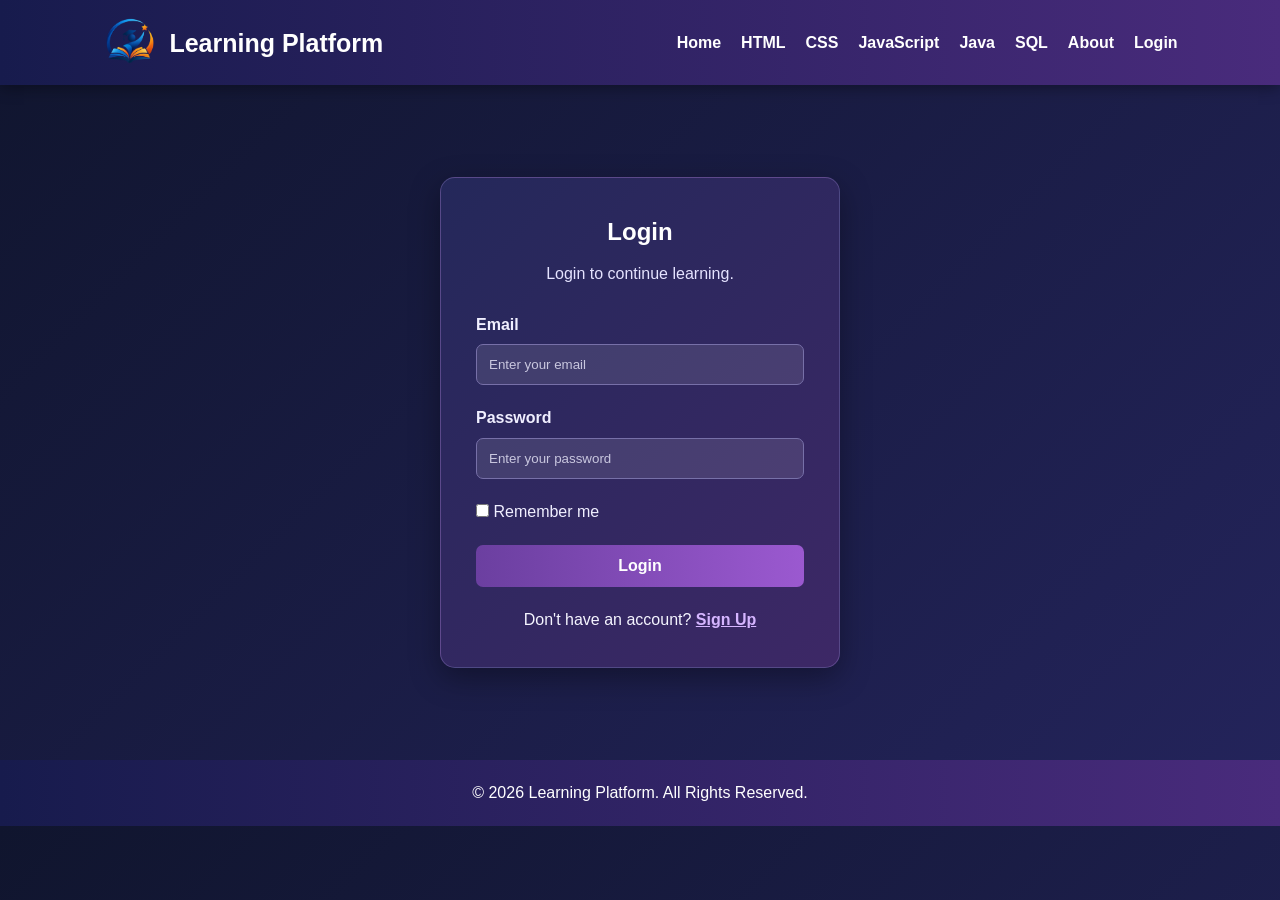
<file: login.html>
<!DOCTYPE html>
<html lang="en">

<head>

    <meta charset="UTF-8">

    <meta name="viewport" content="width=device-width, initial-scale=1.0">

    <title>Login - Learning Platform</title>

    <link rel="icon" type="image/png" href="favicon.png">

    <link rel="stylesheet" href="style.css">

</head>

<body>

    <header>

        <div class="logo-section">

            <img src="logo.png" alt="Learn To Create Logo">

            <h1>Learning Platform</h1>

        </div>


        <nav>

            <a href="index.html">Home</a>

            <a href="html.html">HTML</a>

            <a href="css.html">CSS</a>

            <a href="javascript.html">JavaScript</a>

            <a href="java.html">Java</a>

            <a href="sql.html">SQL</a>

            <a href="about.html">About</a>

            <a href="login.html">Login</a>

        </nav>

    </header>


    <main class="login-page">

        <div class="login-container">

            <h2>Login</h2>

            <p class="login-intro">
                Login to continue learning.
            </p>


            <form>

                <div class="form-group">

                    <label for="email">
                        Email
                    </label>

                    <input type="email" id="email" name="email" placeholder="Enter your email" required>

                </div>


                <div class="form-group">

                    <label for="password">
                        Password
                    </label>

                    <input type="password" id="password" name="password" placeholder="Enter your password" required>

                </div>


                <div class="remember">

                    <input type="checkbox" id="remember">

                    <label for="remember">
                        Remember me
                    </label>

                </div>


                <button type="submit">
                    Login
                </button>


                <p class="signup-text">

                    Don't have an account?

                    <a href="#">
                        Sign Up
                    </a>

                </p>

            </form>

        </div>

    </main>

    <footer>

        <p>
            © 2026 Learning Platform.
            All Rights Reserved.
        </p>

    </footer>

</body>

</html>
</file>
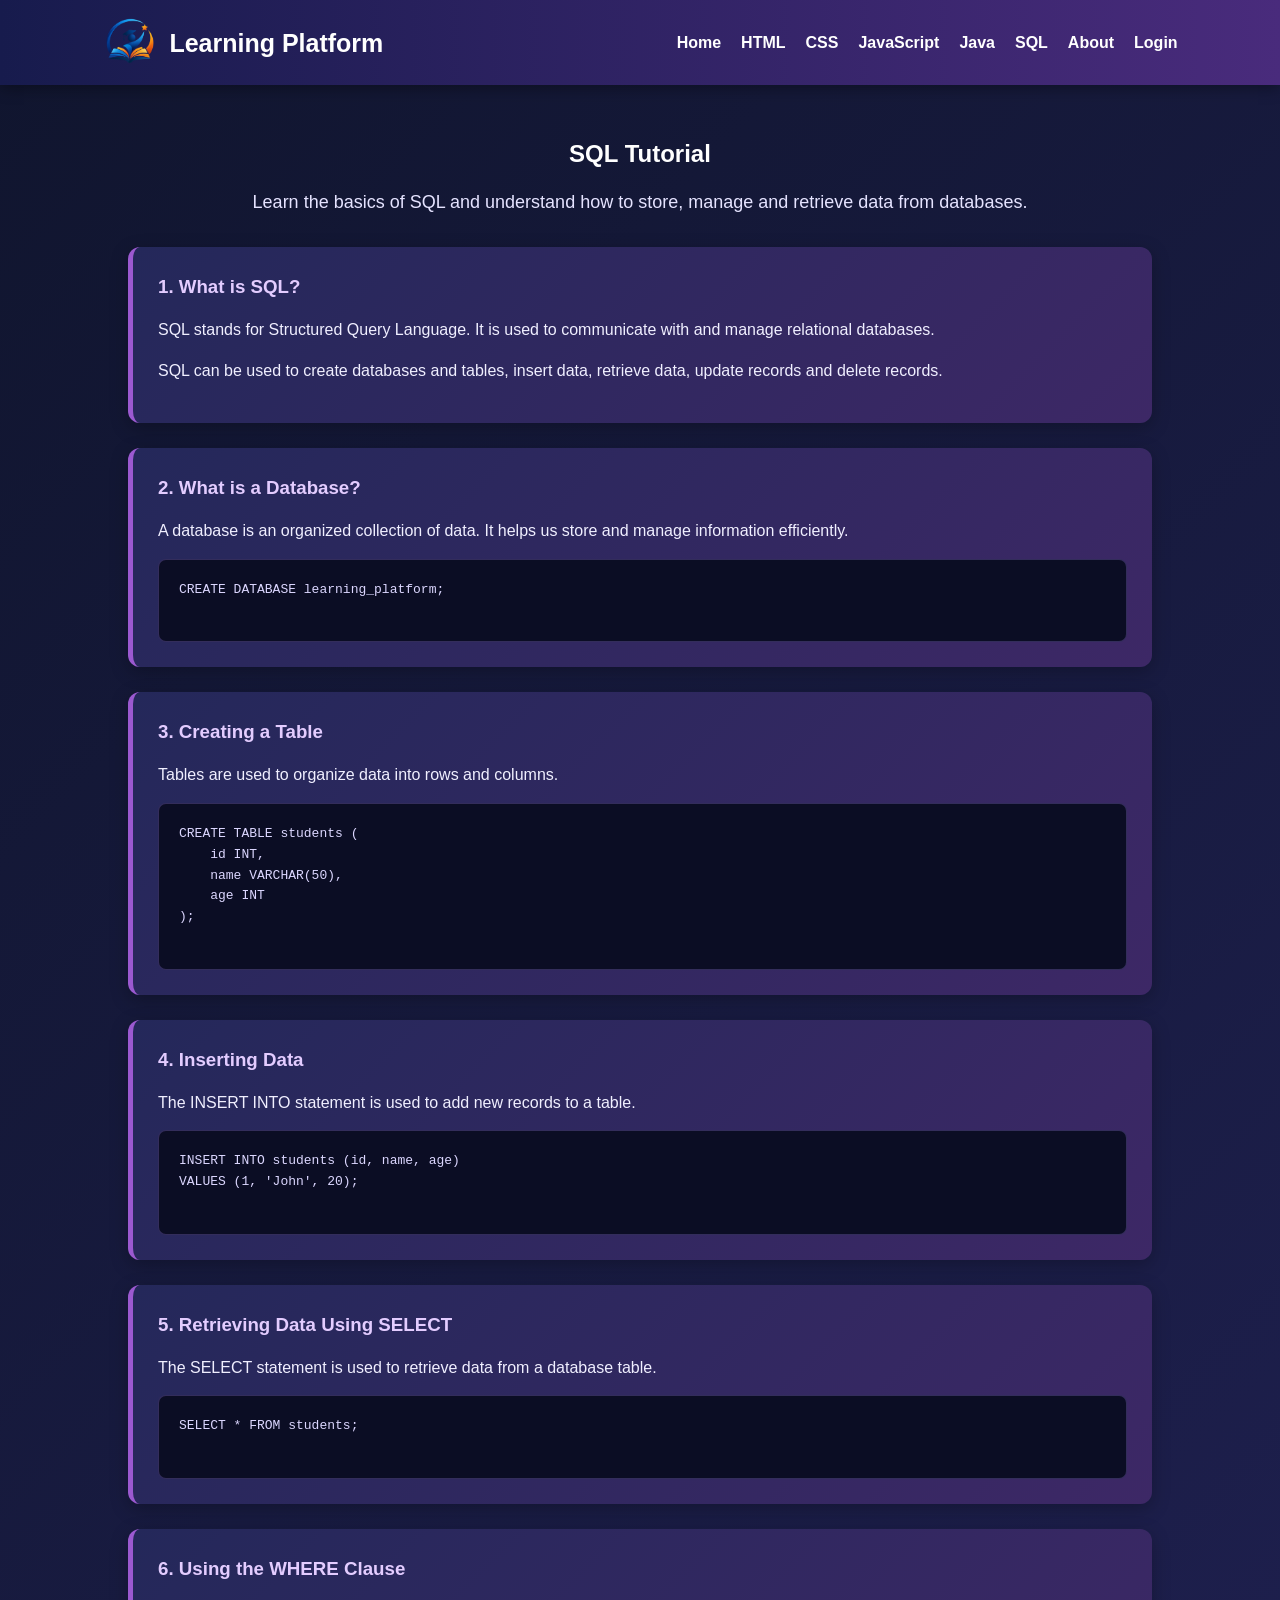
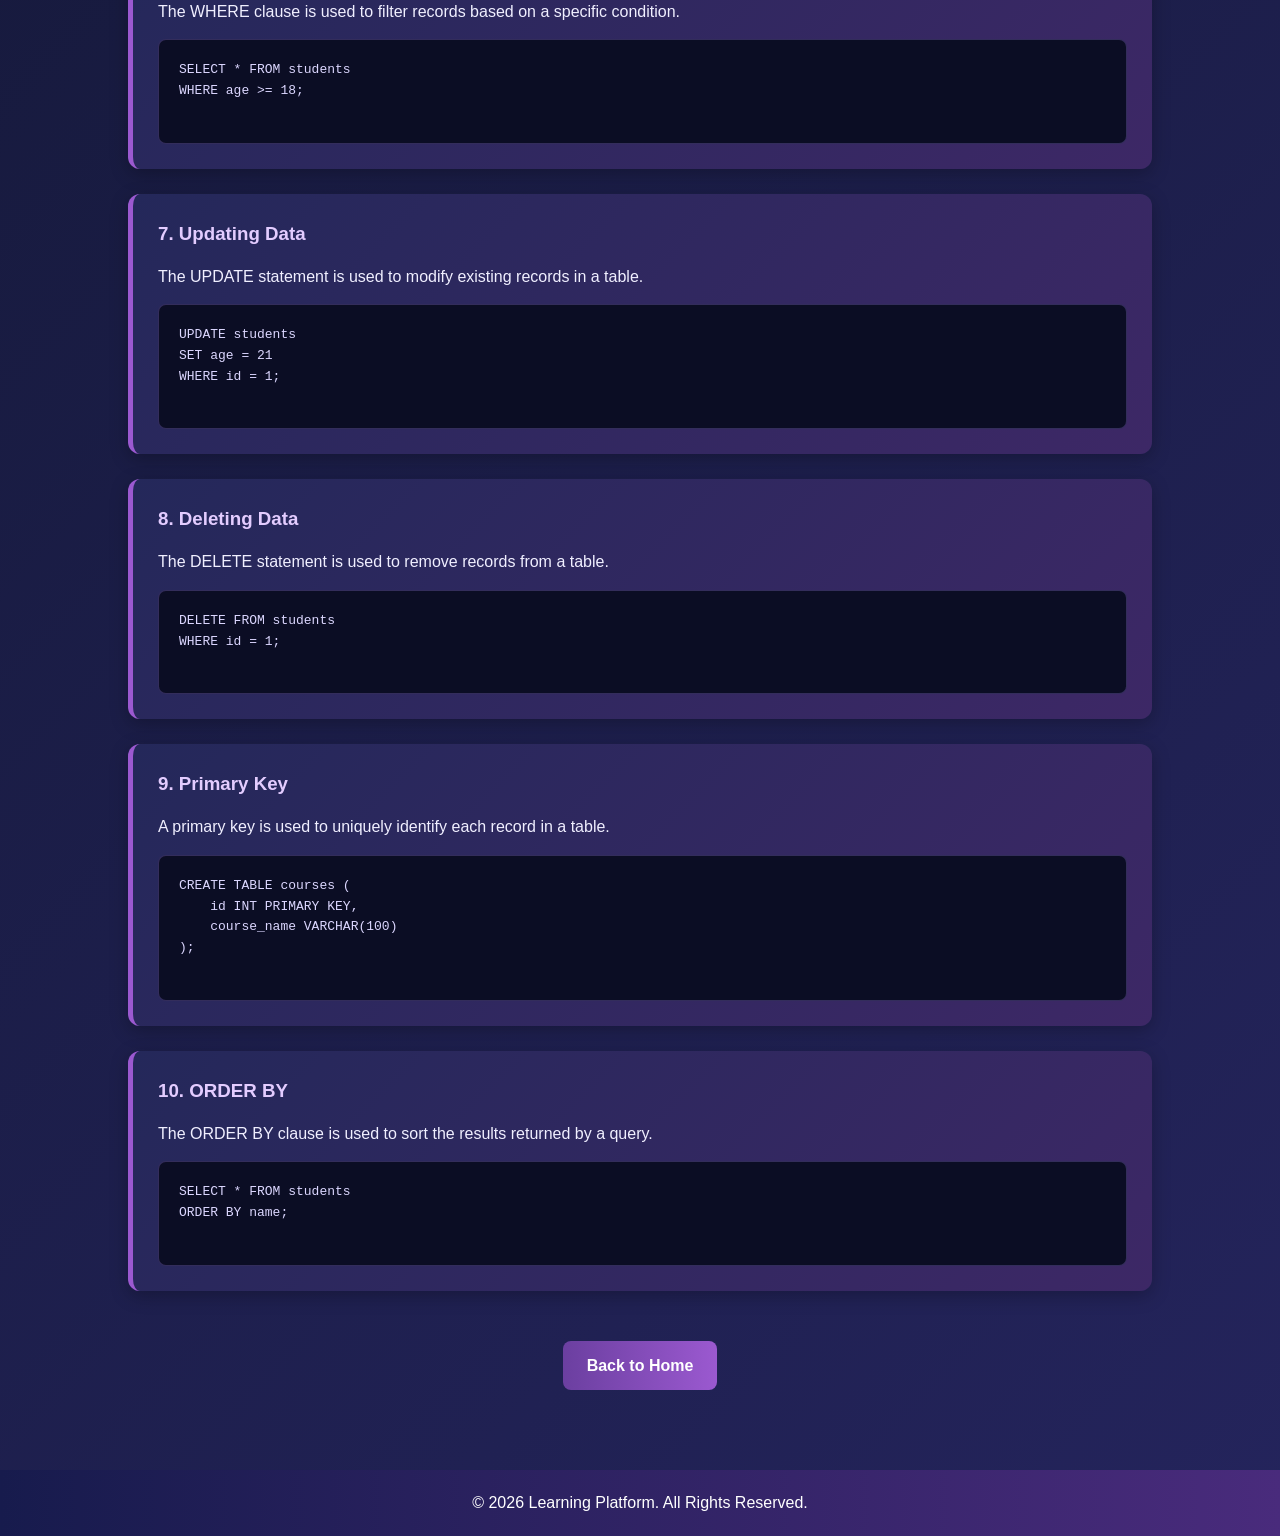
<file: sql.html>
<!DOCTYPE html>
<html lang="en">

<head>

    <meta charset="UTF-8">

    <meta name="viewport" content="width=device-width, initial-scale=1.0">

    <title>SQL Tutorial - Learning Platform</title>

    <link rel="icon" href="logo.png">

    <link rel="stylesheet" href="style.css">

</head>

<body>

    <header>

        <div class="logo-section">

            <img src="logo.png" alt="Learning Platform Logo">

            <h1>Learning Platform</h1>

        </div>


        <nav>

            <a href="index.html">Home</a>

            <a href="html.html">HTML</a>

            <a href="css.html">CSS</a>

            <a href="javascript.html">JavaScript</a>

            <a href="java.html">Java</a>

            <a href="sql.html">SQL</a>

            <a href="about.html">About</a>

            <a href="login.html">Login</a>

        </nav>
    </header>


    <main class="tutorial-page">

        <h2>SQL Tutorial</h2>

        <p class="intro">
            Learn the basics of SQL and understand how
            to store, manage and retrieve data from databases.
        </p>


        <section class="topic">

            <h3>1. What is SQL?</h3>

            <p>
                SQL stands for Structured Query Language.
                It is used to communicate with and manage
                relational databases.
            </p>

            <p>
                SQL can be used to create databases and tables,
                insert data, retrieve data, update records
                and delete records.
            </p>

        </section>


        <section class="topic">

            <h3>2. What is a Database?</h3>

            <p>
                A database is an organized collection of data.
                It helps us store and manage information
                efficiently.
            </p>

            <pre>
CREATE DATABASE learning_platform;
            </pre>

        </section>


        <section class="topic">

            <h3>3. Creating a Table</h3>

            <p>
                Tables are used to organize data into
                rows and columns.
            </p>

            <pre>
CREATE TABLE students (
    id INT,
    name VARCHAR(50),
    age INT
);
            </pre>

        </section>


        <section class="topic">

            <h3>4. Inserting Data</h3>

            <p>
                The INSERT INTO statement is used to add
                new records to a table.
            </p>

            <pre>
INSERT INTO students (id, name, age)
VALUES (1, 'John', 20);
            </pre>

        </section>


        <section class="topic">

            <h3>5. Retrieving Data Using SELECT</h3>

            <p>
                The SELECT statement is used to retrieve
                data from a database table.
            </p>

            <pre>
SELECT * FROM students;
            </pre>

        </section>


        <section class="topic">

            <h3>6. Using the WHERE Clause</h3>

            <p>
                The WHERE clause is used to filter records
                based on a specific condition.
            </p>

            <pre>
SELECT * FROM students
WHERE age >= 18;
            </pre>

        </section>


        <section class="topic">

            <h3>7. Updating Data</h3>

            <p>
                The UPDATE statement is used to modify
                existing records in a table.
            </p>

            <pre>
UPDATE students
SET age = 21
WHERE id = 1;
            </pre>

        </section>


        <section class="topic">

            <h3>8. Deleting Data</h3>

            <p>
                The DELETE statement is used to remove
                records from a table.
            </p>

            <pre>
DELETE FROM students
WHERE id = 1;
            </pre>

        </section>


        <section class="topic">

            <h3>9. Primary Key</h3>

            <p>
                A primary key is used to uniquely identify
                each record in a table.
            </p>

            <pre>
CREATE TABLE courses (
    id INT PRIMARY KEY,
    course_name VARCHAR(100)
);
            </pre>

        </section>


        <section class="topic">

            <h3>10. ORDER BY</h3>

            <p>
                The ORDER BY clause is used to sort
                the results returned by a query.
            </p>

            <pre>
SELECT * FROM students
ORDER BY name;
            </pre>

        </section>


        <div class="back-home">

            <a href="index.html" class="button">
                Back to Home
            </a>

        </div>

    </main>


    <footer>

        <p>© 2026 Learning Platform. All Rights Reserved.</p>

    </footer>

</body>

</html>
</file>
<file: style.css>
/* =========================
   GENERAL STYLES
   ========================= */

* {
    margin: 0;
    padding: 0;
    box-sizing: border-box;
}

body {
    font-family: Arial, sans-serif;
    background: linear-gradient(135deg, #10152e, #24245c);
    color: #f5f5ff;
    line-height: 1.6;
}


/* =========================
   HEADER
   ========================= */

header {
    display: flex;
    justify-content: space-between;
    align-items: center;
    padding: 15px 8%;
    background: linear-gradient(to right, #171b4d, #492b7c);
    box-shadow: 0 2px 15px rgba(0, 0, 0, 0.4);
}

.logo-section {
    display: flex;
    align-items: center;
    gap: 12px;
}

.logo-section img {
    width: 55px;
    height: 55px;
    animation: rotateLogo 1s ease-in-out;
}

.logo-section h1 {
    color: #ffffff;
    font-size: 25px;
}


/* =========================
   NAVIGATION
   ========================= */

nav {
    display: flex;
    gap: 20px;
    flex-wrap: wrap;
    justify-content: center;
}

nav a {
    color: #ffffff;
    text-decoration: none;
    font-weight: bold;
    transition: transform 0.3s ease, color 0.3s ease;
}

nav a:hover {
    color: #c9a7ff;
    transform: translateY(-3px);
}


/* =========================
   MAIN CONTENT
   ========================= */

main {
    min-height: 75vh;
}


/* =========================
   HOME PAGE BACKGROUND
   ========================= */

/* Background image appears only on index.html */

body.home-page {
    background-image:
        linear-gradient(rgba(8, 10, 35, 0.25),
            rgba(20, 10, 50, 0.25)),
        url("background.jpg");

    background-size: cover;
    background-position: center;
    background-attachment: fixed;
}


/* =========================
   HERO SECTION
   ========================= */

.hero {
    text-align: center;
    padding: 90px 20px;
    animation: fadeInUp 1.2s ease;
}

.home-page .hero {
    min-height: 400px;
    display: flex;
    flex-direction: column;
    justify-content: center;
    align-items: center;

    /* Transparent so the background image is visible */
    background: transparent;
}

.hero h2 {
    font-size: 42px;
    margin-bottom: 20px;
    color: #ffffff;
    text-shadow: 0 0 12px rgba(178, 120, 255, 0.8);
}

.hero p {
    font-size: 18px;
    margin-bottom: 10px;
    color: #eeeeff;
}


/* =========================
   WELCOME LOGO
   ========================= */

.welcome-heading {
    display: flex;
    align-items: center;
    justify-content: center;
    gap: 35px;
    margin-bottom: 20px;
}

.welcome-heading h2 {
    margin: 0;
    font-size: 42px;
    color: #ffffff;
}

.welcome-logo {
    width: 130px;
    height: 130px;
    object-fit: contain;
    animation: floatLogo 3s ease-in-out infinite;
}


/* =========================
   BUTTONS
   ========================= */

.button {
    display: inline-block;
    margin-top: 20px;
    padding: 12px 24px;
    background: linear-gradient(to right, #6b3fa0, #9b59d0);
    color: white;
    text-decoration: none;
    border-radius: 8px;
    font-weight: bold;
    transition: transform 0.3s ease, box-shadow 0.3s ease;
}

.button:hover {
    transform: scale(1.08);
    box-shadow: 0 0 20px rgba(177, 112, 255, 0.8);
}


/* =========================
   COURSES SECTION
   ========================= */

.subjects {
    padding: 60px 10%;
    text-align: center;
}

/* Transparent so the background image continues */

.home-page .subjects {
    background: transparent;
}

.subjects h2 {
    margin-bottom: 35px;
    color: #ffffff;
    text-shadow: 0 0 10px rgba(178, 120, 255, 0.7);
}

.course-container {
    display: flex;
    justify-content: center;
    gap: 35px;
    flex-wrap: wrap;
}

.course-card {
    width: 300px;
    padding: 28px;
    border-radius: 14px;
    background: linear-gradient(135deg,
            rgba(40, 45, 100, 0.9),
            rgba(85, 45, 130, 0.9));
    border: 1px solid rgba(200, 170, 255, 0.3);
    box-shadow: 0 5px 20px rgba(0, 0, 0, 0.35);
    transition: transform 0.3s ease, box-shadow 0.3s ease;
    animation: fadeInUp 1s ease;
}

.course-card:hover {
    transform: translateY(-10px);
    box-shadow: 0 10px 30px rgba(155, 89, 208, 0.5);
}

.course-card h3 {
    color: #e3ccff;
    margin-bottom: 15px;
}

.course-card p {
    color: #f0efff;
    margin-bottom: 10px;
}

.course-card h3 {
    display: flex;
    align-items: center;
    justify-content: center;
    gap: 8px;
}

.course-icon {
    font-size: 24px;
}

/* =========================
   WHY LEARN SECTION
   ========================= */

.why-learn {
    padding: 60px 10%;
}

/* Transparent so the background image continues */

.home-page .why-learn {
    background: transparent;
}

.why-learn h2 {
    color: #ffffff;
    margin-bottom: 20px;
    text-shadow: 0 0 10px rgba(178, 120, 255, 0.7);
}

.why-learn ul {
    padding-left: 20px;
}

.why-learn li {
    margin-bottom: 10px;
    color: #f0efff;
}


/* =========================
   TUTORIAL PAGES
   ========================= */

.tutorial-page {
    width: 80%;
    margin: auto;
    padding: 50px 0;
    animation: fadeInUp 1s ease;
}

.tutorial-page h2 {
    text-align: center;
    color: #ffffff;
    margin-bottom: 15px;
}

.intro {
    text-align: center;
    font-size: 18px;
    margin-bottom: 30px;
    color: #e5e3ff;
}


/* =========================
   TUTORIAL TOPICS
   ========================= */

.topic {
    background: linear-gradient(135deg, #24285a, #3d2866);
    padding: 25px;
    margin-bottom: 25px;
    border-radius: 12px;
    border-left: 5px solid #9b59d0;
    box-shadow: 0 5px 18px rgba(0, 0, 0, 0.25);
    transition: transform 0.3s ease, box-shadow 0.3s ease;
}

.topic:hover {
    transform: translateY(-5px);
    box-shadow: 0 8px 25px rgba(155, 89, 208, 0.35);
}

.topic h3 {
    color: #e3ccff;
    margin-bottom: 15px;
}

.topic p {
    margin-bottom: 15px;
    color: #f0efff;
}

.topic ul {
    margin-left: 20px;
    margin-bottom: 15px;
}


/* =========================
   CODE BLOCKS
   ========================= */

pre {
    background: #0b0d24;
    color: #dcd7ff;
    padding: 20px;
    border-radius: 8px;
    overflow-x: auto;
    margin-top: 15px;
    border: 1px solid rgba(170, 140, 255, 0.25);
}


/* =========================
   BACK TO HOME
   ========================= */

.back-home {
    text-align: center;
    margin: 30px 0;
}


/* =========================
   ABOUT PAGE
   ========================= */

.about-page {
    width: 80%;
    margin: auto;
    padding: 50px 0;
    animation: fadeInUp 1s ease;
}

.about-page h2 {
    color: #ffffff;
    text-align: center;
    margin-bottom: 20px;
}

.about-page>p {
    text-align: center;
    margin-bottom: 15px;
    color: #e5e3ff;
}

.about-section {
    background: linear-gradient(135deg, #24285a, #3d2866);
    padding: 25px;
    margin-top: 25px;
    border-radius: 12px;
    border-left: 5px solid #9b59d0;
    box-shadow: 0 5px 18px rgba(0, 0, 0, 0.25);
    transition: transform 0.3s ease, box-shadow 0.3s ease;
}

.about-section:hover {
    transform: translateY(-5px);
    box-shadow: 0 8px 25px rgba(155, 89, 208, 0.35);
}

.about-section h3 {
    color: #e3ccff;
    margin-bottom: 15px;
}

.about-section ul {
    padding-left: 20px;
}

.about-section li {
    margin-bottom: 8px;
}


/* =========================
   LOGIN PAGE
   ========================= */

.login-page {
    display: flex;
    justify-content: center;
    align-items: center;
    padding: 70px 20px;
}

.login-container {
    width: 400px;
    max-width: 100%;
    padding: 35px;
    background: linear-gradient(135deg, #24285a, #3d2866);
    border-radius: 15px;
    border: 1px solid rgba(200, 170, 255, 0.25);
    box-shadow: 0 10px 30px rgba(0, 0, 0, 0.35);
    animation: fadeInUp 1s ease;
}

.login-container h2 {
    text-align: center;
    color: #ffffff;
    margin-bottom: 10px;
}

.login-intro {
    text-align: center;
    margin-bottom: 25px;
    color: #e5e3ff;
}


/* =========================
   LOGIN FORM
   ========================= */

.form-group {
    margin-bottom: 20px;
}

.form-group label {
    display: block;
    margin-bottom: 7px;
    font-weight: bold;
    color: #f0efff;
}

.form-group input {
    width: 100%;
    padding: 12px;
    border: 1px solid #7770a8;
    border-radius: 7px;
    background: rgba(255, 255, 255, 0.1);
    color: white;
    transition: border-color 0.3s ease, box-shadow 0.3s ease;
}

.form-group input::placeholder {
    color: #c9c7df;
}

.form-group input:focus {
    outline: none;
    border-color: #b178ff;
    box-shadow: 0 0 10px rgba(177, 120, 255, 0.5);
}

.remember {
    margin-bottom: 20px;
    color: #f0efff;
}

.login-container button {
    width: 100%;
    padding: 12px;
    border: none;
    border-radius: 7px;
    background: linear-gradient(to right, #6b3fa0, #9b59d0);
    color: white;
    font-size: 16px;
    font-weight: bold;
    cursor: pointer;
    transition: transform 0.3s ease, box-shadow 0.3s ease;
}

.login-container button:hover {
    transform: scale(1.03);
    box-shadow: 0 0 20px rgba(177, 112, 255, 0.7);
}

.signup-text {
    text-align: center;
    margin-top: 20px;
}

.signup-text a {
    color: #d5b5ff;
    font-weight: bold;
}


/* =========================
   FOOTER
   ========================= */

footer {
    text-align: center;
    padding: 20px;
    background: linear-gradient(to right, #171b4d, #492b7c);
    color: white;
}


/* =========================
   ANIMATIONS
   ========================= */

@keyframes fadeInUp {
    from {
        opacity: 0;
        transform: translateY(30px);
    }

    to {
        opacity: 1;
        transform: translateY(0);
    }
}

@keyframes rotateLogo {
    from {
        transform: rotate(-180deg);
        opacity: 0;
    }

    to {
        transform: rotate(0);
        opacity: 1;
    }
}

@keyframes floatLogo {
    0% {
        transform: translateY(0);
    }

    50% {
        transform: translateY(-8px);
    }

    100% {
        transform: translateY(0);
    }
}


/* =========================
   RESPONSIVE DESIGN
   ========================= */

@media (max-width: 768px) {

    header {
        flex-direction: column;
        gap: 15px;
    }

    nav {
        flex-wrap: wrap;
        justify-content: center;
        gap: 15px;
    }

    .welcome-heading {
        flex-direction: column;
        gap: 10px;
    }

    .hero h2 {
        font-size: 30px;
        text-align: center;
    }

    .welcome-logo {
        width: 70px;
        height: 70px;
    }

    .tutorial-page,
    .about-page {
        width: 90%;
    }

    .course-container {
        gap: 20px;
    }
}
</file>
